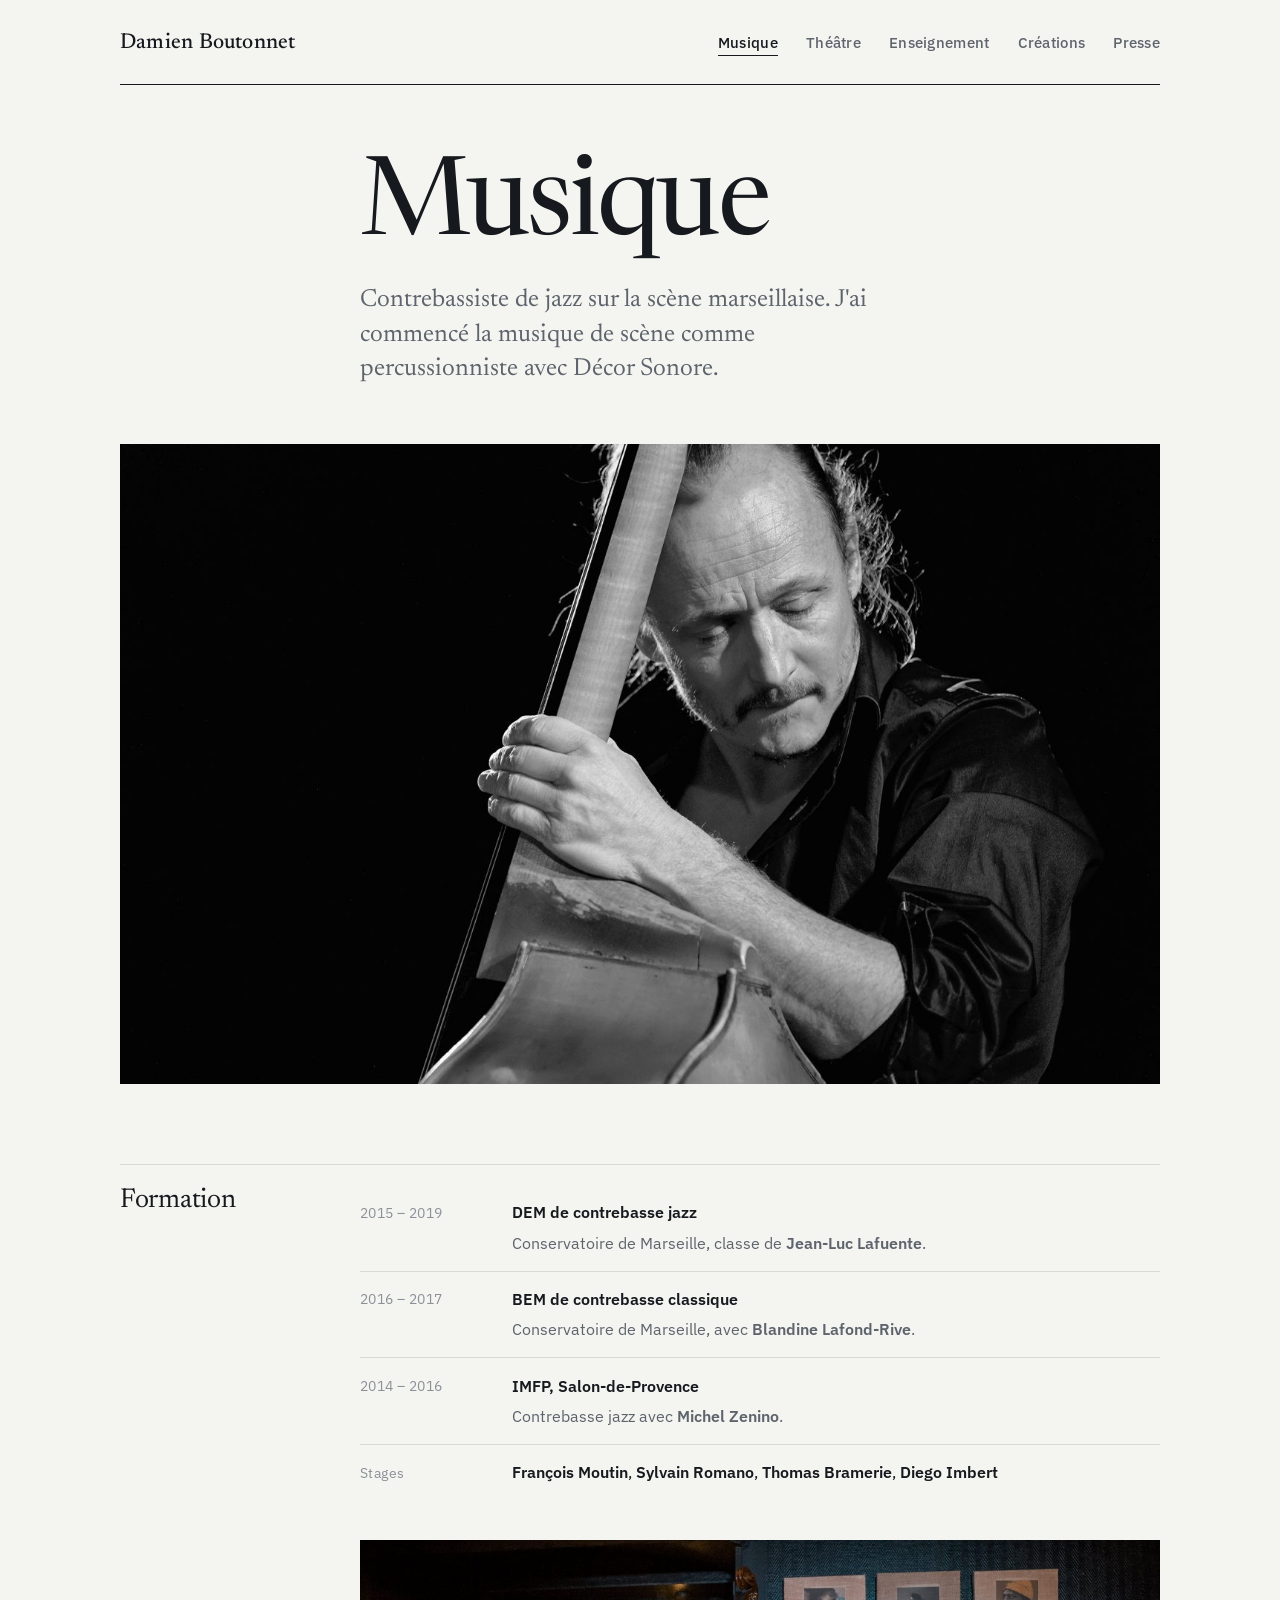
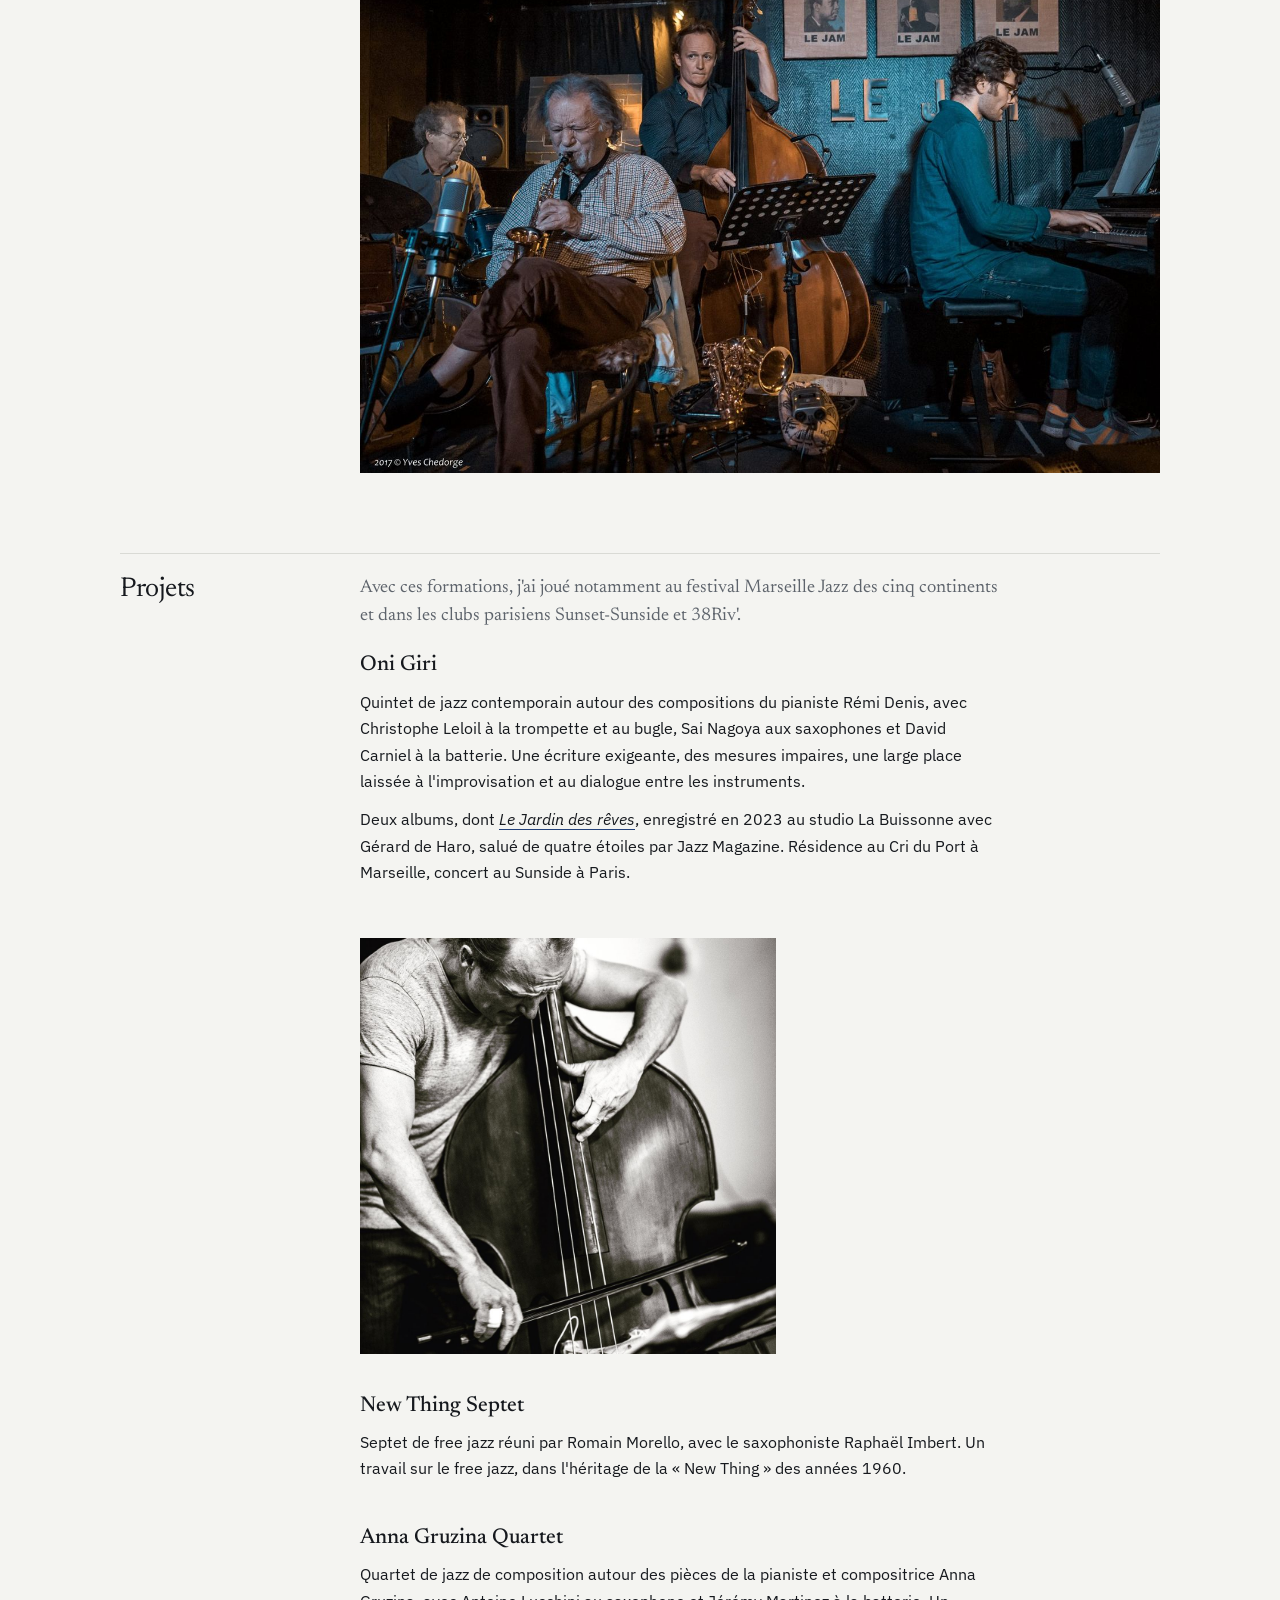
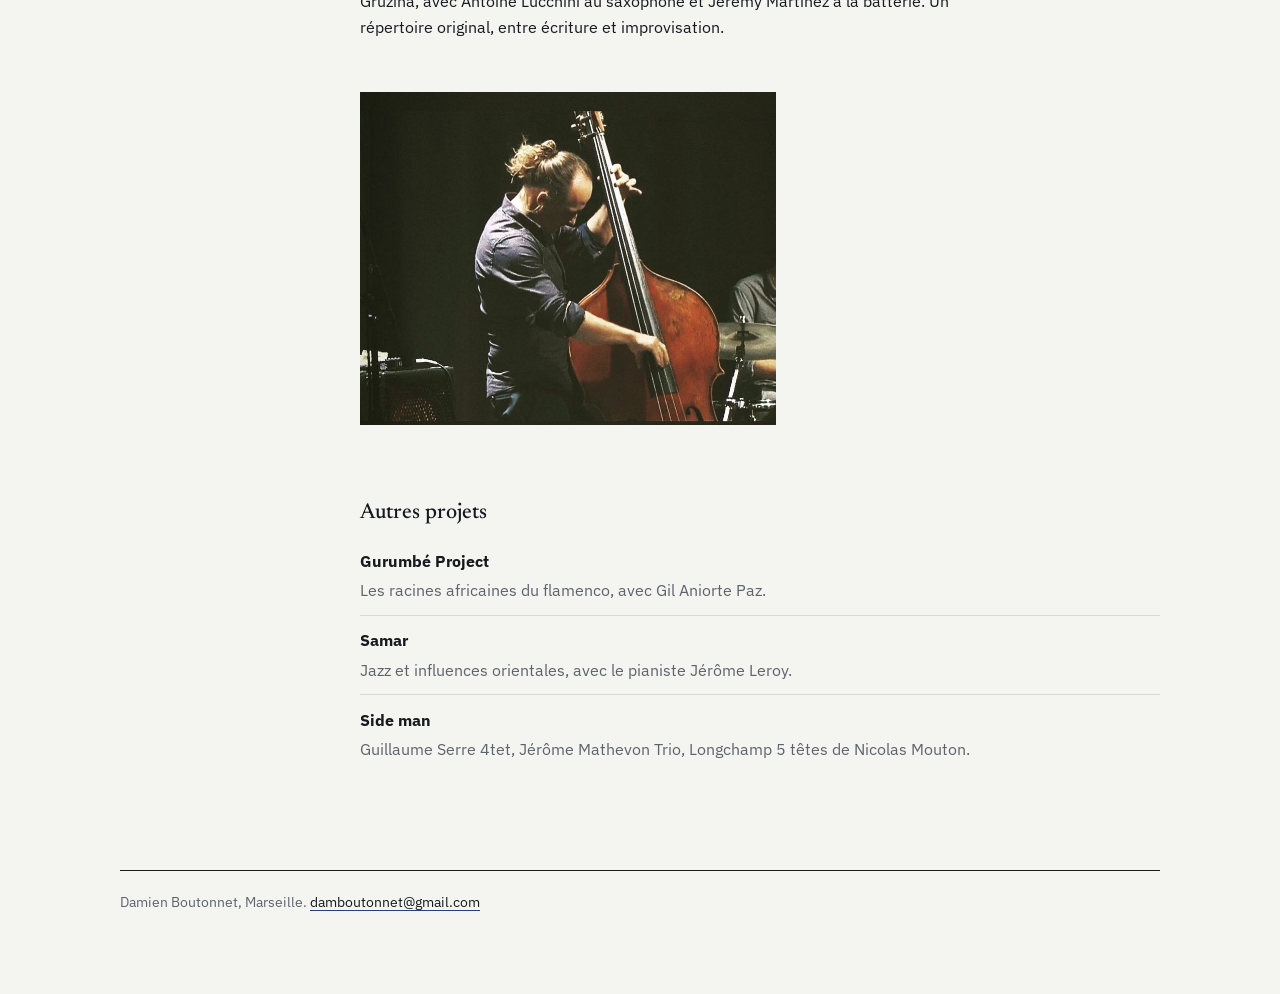
<file: index.html>
<!doctype html>
<html lang="fr">
<head>
<meta charset="utf-8">
<meta name="viewport" content="width=device-width, initial-scale=1">
<title>Damien Boutonnet, musicien, comédien, enseignant</title>
<meta name="description" content="Damien Boutonnet, contrebassiste de jazz et comédien-musicien à Marseille, professeur de théâtre au CRR du Grand Avignon.">
<link rel="preconnect" href="https://fonts.googleapis.com">
<link rel="preconnect" href="https://fonts.gstatic.com" crossorigin>
<link href="https://fonts.googleapis.com/css2?family=Newsreader:opsz,wght@6..72,400;6..72,500&family=IBM+Plex+Sans:wght@400;500;600&display=swap" rel="stylesheet">
<link rel="stylesheet" href="style.css?v=3">
</head>
<body>
<main class="page">

<nav class="nav" aria-label="Menu principal">
  <a class="home" href="./">Damien Boutonnet</a>
  <ul>
    <li><a href="./" aria-current="page">Musique</a></li>
    <li><a href="theatre.html">Théâtre</a></li>
    <li><a href="enseignant.html">Enseignement</a></li>
    <li><a href="creations.html">Créations</a></li>
    <li><a href="presse.html">Presse</a></li>
  </ul>
</nav>

<h1 class="page-title">Musique</h1>
<p class="lede">Contrebassiste de jazz sur la scène marseillaise. J'ai commencé la musique de scène comme percussionniste avec Décor Sonore.</p>
<figure class="hero"><img src="img/contrebasse-portrait.jpg" alt="Portrait noir et blanc de Damien Boutonnet, la tête contre le manche de sa contrebasse."></figure>

<section aria-labelledby="formation-musique">
  <h2 id="formation-musique">Formation</h2>
  <ul class="timeline">
    <li><span class="when">2015 – 2019</span><div class="what"><strong>DEM de contrebasse jazz</strong><p>Conservatoire de Marseille, classe de <strong>Jean-Luc Lafuente</strong>.</p></div></li>
    <li><span class="when">2016 – 2017</span><div class="what"><strong>BEM de contrebasse classique</strong><p>Conservatoire de Marseille, avec <strong>Blandine Lafond-Rive</strong>.</p></div></li>
    <li><span class="when">2014 – 2016</span><div class="what"><strong>IMFP, Salon-de-Provence</strong><p>Contrebasse jazz avec <strong>Michel Zenino</strong>.</p></div></li>
    <li><span class="when">Stages</span><div class="what"><strong>François Moutin</strong>, <strong>Sylvain Romano</strong>, <strong>Thomas Bramerie</strong>, <strong>Diego Imbert</strong></div></li>
  </ul>
  <figure class="hero"><img loading="lazy" src="img/musique-le-jam.jpg" alt="Damien Boutonnet à la contrebasse en concert au Jam, à Marseille, avec un saxophoniste, un batteur et un pianiste."></figure>
</section>

<section aria-labelledby="projets">
  <h2 id="projets">Projets</h2>
  <p class="section-note">Avec ces formations, j'ai joué notamment au festival Marseille Jazz des cinq continents et dans les clubs parisiens Sunset-Sunside et 38Riv'.</p>

  <div class="project">
    <h3>Oni Giri</h3>
    <p>Quintet de jazz contemporain autour des compositions du pianiste Rémi Denis, avec Christophe Leloil à la trompette et au bugle, Sai Nagoya aux saxophones et David Carniel à la batterie. Une écriture exigeante, des mesures impaires, une large place laissée à l'improvisation et au dialogue entre les instruments.</p>
    <p>Deux albums, dont <a href="https://onigiriquintet.bandcamp.com/album/le-jardin-des-r-ves"><em>Le Jardin des rêves</em></a>, enregistré en 2023 au studio La Buissonne avec Gérard de Haro, salué de quatre étoiles par Jazz Magazine. Résidence au Cri du Port à Marseille, concert au Sunside à Paris.</p>
  </div>

  <figure class="side-photo"><img src="img/contrebasse-archet.jpg" alt="Damien Boutonnet jouant de la contrebasse à l'archet, en noir et blanc." loading="lazy"></figure>

  <div class="project">
    <h3>New Thing Septet</h3>
    <p>Septet de free jazz réuni par Romain Morello, avec le saxophoniste Raphaël Imbert. Un travail sur le free jazz, dans l'héritage de la « New Thing » des années 1960.</p>
  </div>

  <div class="project">
    <h3>Anna Gruzina Quartet</h3>
    <p>Quartet de jazz de composition autour des pièces de la pianiste et compositrice Anna Gruzina, avec Antoine Lucchini au saxophone et Jérémy Martinez à la batterie. Un répertoire original, entre écriture et improvisation.</p>
  </div>

  <figure class="side-photo"><img src="img/contrebasse.jpg" alt="Damien Boutonnet à la contrebasse, en concert." loading="lazy"></figure>

  <h3>Autres projets</h3>
  <ul class="plain">
    <li><strong>Gurumbé Project</strong><p>Les racines africaines du flamenco, avec Gil Aniorte Paz.</p></li>
    <li><strong>Samar</strong><p>Jazz et influences orientales, avec le pianiste Jérôme Leroy.</p></li>
    <li><strong>Side man</strong><p>Guillaume Serre 4tet, Jérôme Mathevon Trio, Longchamp 5 têtes de Nicolas Mouton.</p></li>
  </ul>
</section>

<footer>
  <p>Damien Boutonnet, Marseille. <a href="mailto:damboutonnet@gmail.com">damboutonnet@gmail.com</a></p>
</footer>

</main>
</body>
</html>
</file>
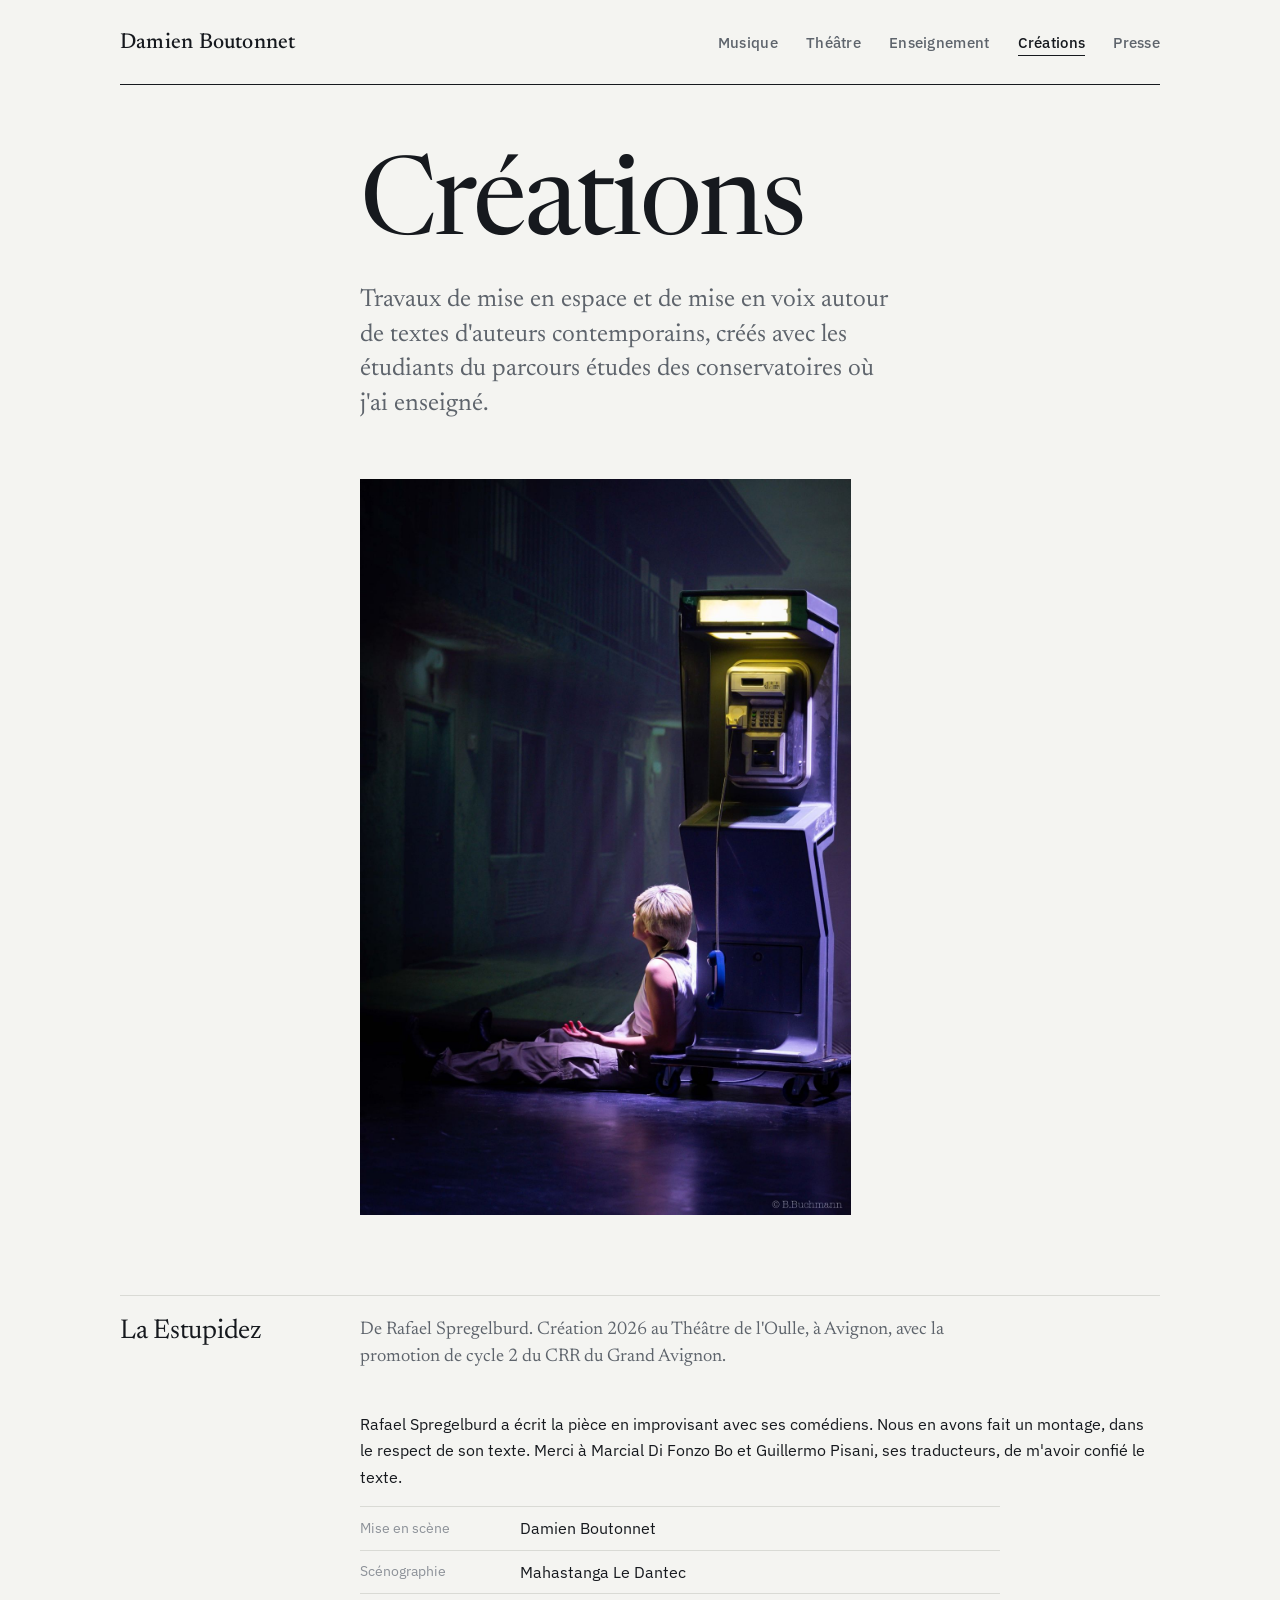
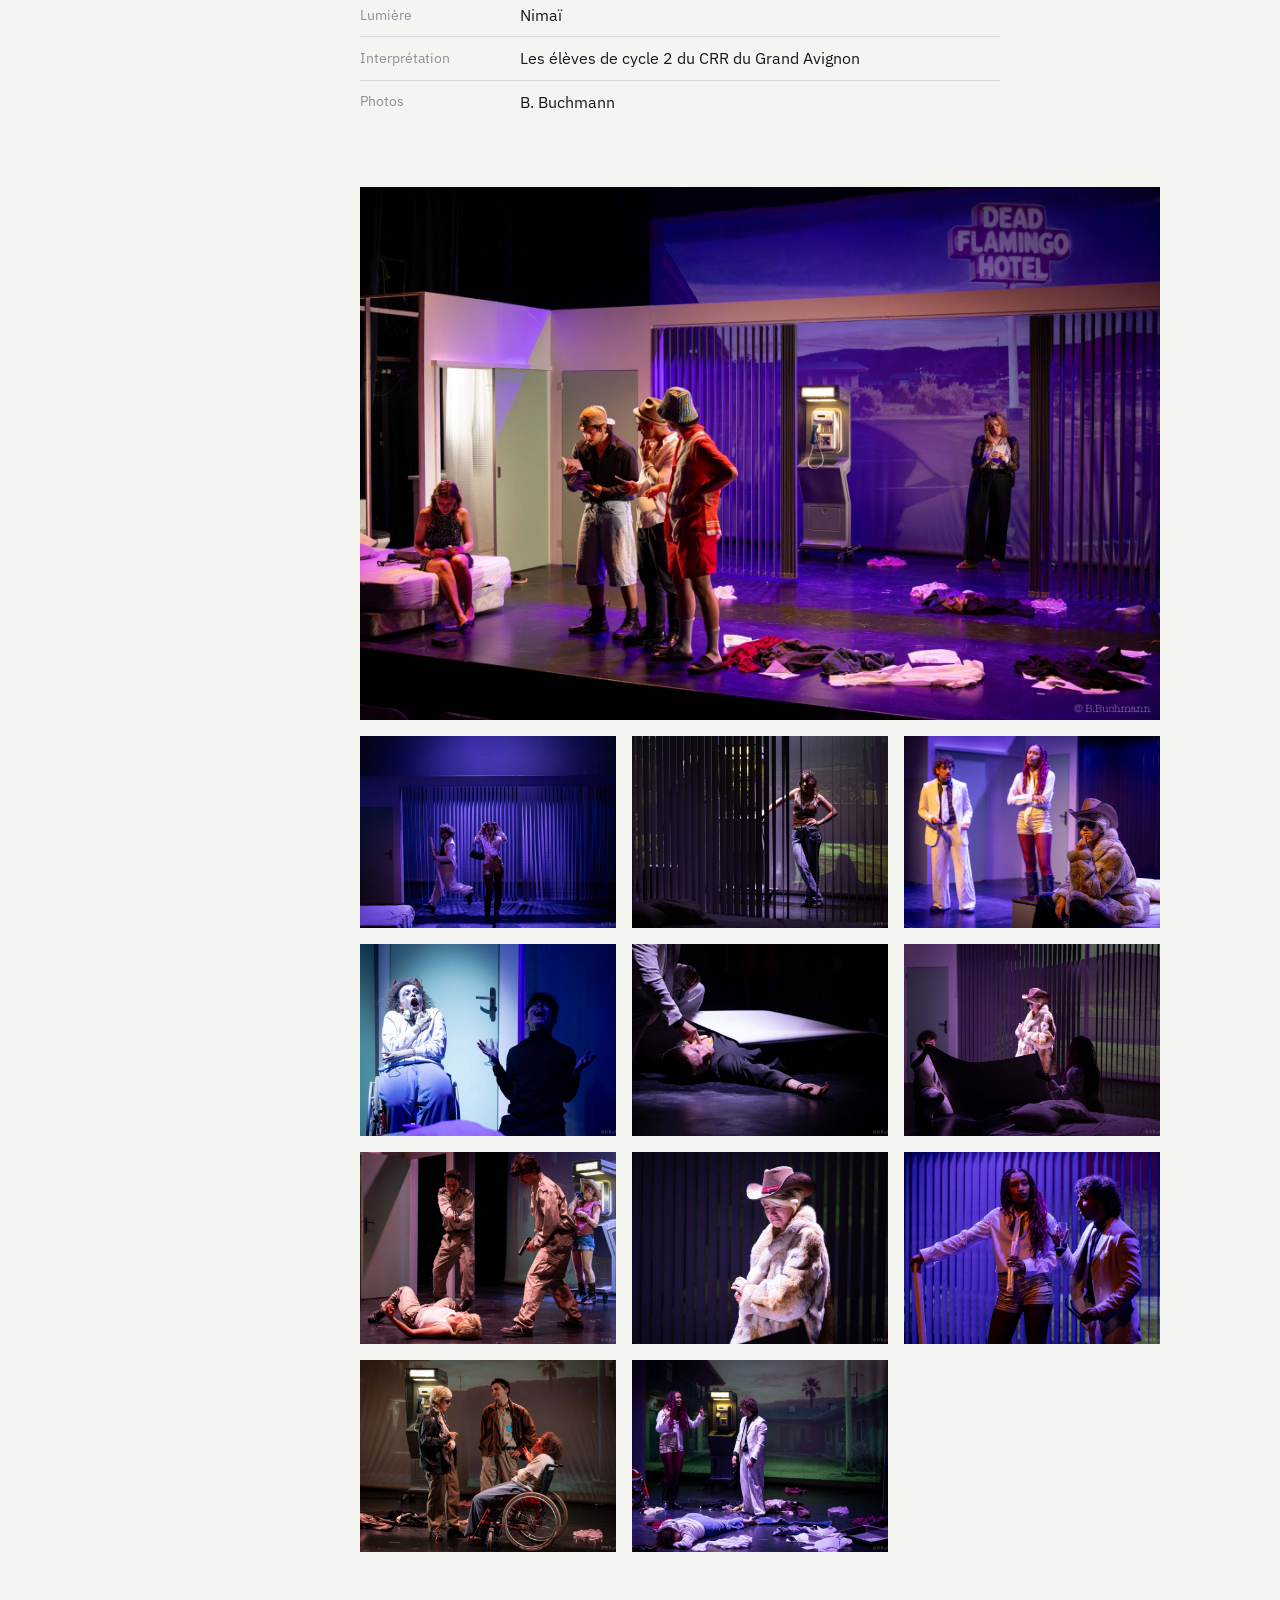
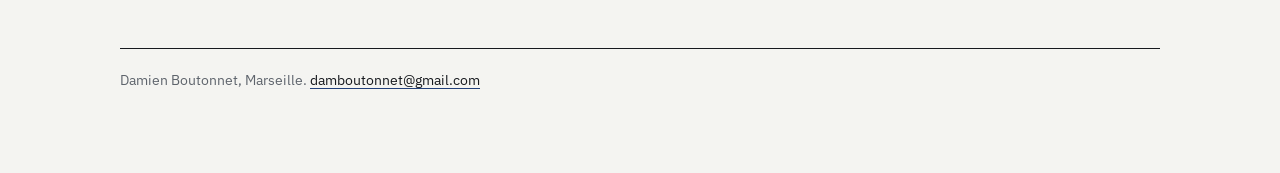
<file: creations.html>
<!doctype html>
<html lang="fr">
<head>
<meta charset="utf-8">
<meta name="viewport" content="width=device-width, initial-scale=1">
<title>Créations | Damien Boutonnet</title>
<meta name="description" content="Mises en espace et mises en voix de textes d'auteurs contemporains avec les étudiants du parcours études des conservatoires : La Estupidez de Rafael Spregelburd, Théâtre de l'Oulle, Avignon, 2026.">
<link rel="preconnect" href="https://fonts.googleapis.com">
<link rel="preconnect" href="https://fonts.gstatic.com" crossorigin>
<link href="https://fonts.googleapis.com/css2?family=Newsreader:opsz,wght@6..72,400;6..72,500&family=IBM+Plex+Sans:wght@400;500;600&display=swap" rel="stylesheet">
<link rel="stylesheet" href="style.css?v=5">
</head>
<body>
<main class="page">

<nav class="nav" aria-label="Menu principal">
  <a class="home" href="./">Damien Boutonnet</a>
  <ul>
    <li><a href="./">Musique</a></li>
    <li><a href="theatre.html">Théâtre</a></li>
    <li><a href="enseignant.html">Enseignement</a></li>
    <li><a href="creations.html" aria-current="page">Créations</a></li>
    <li><a href="presse.html">Presse</a></li>
  </ul>
</nav>

<h1 class="page-title">Créations</h1>
<p class="lede">Travaux de mise en espace et de mise en voix autour de textes d'auteurs contemporains, créés avec les étudiants du parcours études des conservatoires où j'ai enseigné.</p>
<figure class="hero hero-cabine"><img src="img/estupidez/cabine.jpg" alt="La Estupidez : un personnage blond assis par terre, adossé à une cabine téléphonique éclairée."></figure>

<section aria-labelledby="estupidez">
  <h2 id="estupidez">La Estupidez</h2>
  <p class="section-note">De Rafael Spregelburd. Création 2026 au Théâtre de l'Oulle, à Avignon, avec la promotion de cycle 2 du CRR du Grand Avignon.</p>
  <p>Rafael Spregelburd a écrit la pièce en improvisant avec ses comédiens. Nous en avons fait un montage, dans le respect de son texte. Merci à Marcial Di Fonzo Bo et Guillermo Pisani, ses traducteurs, de m'avoir confié le texte.</p>
  <dl class="credits-list">
    <div><dt>Mise en scène</dt><dd>Damien Boutonnet</dd></div>
    <div><dt>Scénographie</dt><dd>Mahastanga Le Dantec</dd></div>
    <div><dt>Lumière</dt><dd>Nimaï</dd></div>
    <div><dt>Interprétation</dt><dd>Les élèves de cycle 2 du CRR du Grand Avignon</dd></div>
    <div><dt>Photos</dt><dd>B. Buchmann</dd></div>
  </dl>
  <div class="gallery-natural three">
    <figure class="wide"><img src="img/estupidez/motel.jpg" alt="Vue d'ensemble du décor : un motel avec l'enseigne Dead Flamingo Hotel, une cabine téléphonique et des stores." loading="lazy"></figure>
    <figure><img src="img/estupidez/stores-course.jpg" alt="L'homme en costume blanc traverse la scène en courant devant les stores, une jeune femme au centre." loading="lazy"></figure>
    <figure><img src="img/estupidez/stores.jpg" alt="Une jeune femme vue à travers des stores, devant une projection de désert." loading="lazy"></figure>
    <figure><img src="img/estupidez/trio-chapeau.jpg" alt="Trois personnages, au premier plan une femme en manteau de fourrure et chapeau de cowboy." loading="lazy"></figure>
    <figure><img src="img/estupidez/cri.jpg" alt="Une comédienne crie dans un fauteuil roulant, un garçon rit à côté d'elle." loading="lazy"></figure>
    <figure><img src="img/estupidez/sol.jpg" alt="Un homme allongé au sol sous un rayon de lumière." loading="lazy"></figure>
    <figure><img src="img/estupidez/drap.jpg" alt="Deux comédiens tendent un drap noir devant le personnage en manteau de fourrure." loading="lazy"></figure>
    <figure><img src="img/estupidez/armes.jpg" alt="Deux policiers braquent une arme, au fond une jeune femme téléphone." loading="lazy"></figure>
    <figure><img src="img/estupidez/manteau.jpg" alt="Le personnage en manteau de fourrure et chapeau de cowboy, en larmes." loading="lazy"></figure>
    <figure><img src="img/estupidez/stores-duo.jpg" alt="Un duo, verres à la main, devant des stores éclairés en bleu." loading="lazy"></figure>
    <figure><img src="img/estupidez/fauteuil.jpg" alt="Trois personnages devant la cabine téléphonique, l'une en fauteuil roulant." loading="lazy"></figure>
    <figure><img src="img/estupidez/chaos.jpg" alt="Une dispute dans le décor du motel, vêtements éparpillés au sol." loading="lazy"></figure>
  </div>
</section>

<footer>
  <p>Damien Boutonnet, Marseille. <a href="mailto:damboutonnet@gmail.com">damboutonnet@gmail.com</a></p>
</footer>

</main>
</body>
</html>
</file>
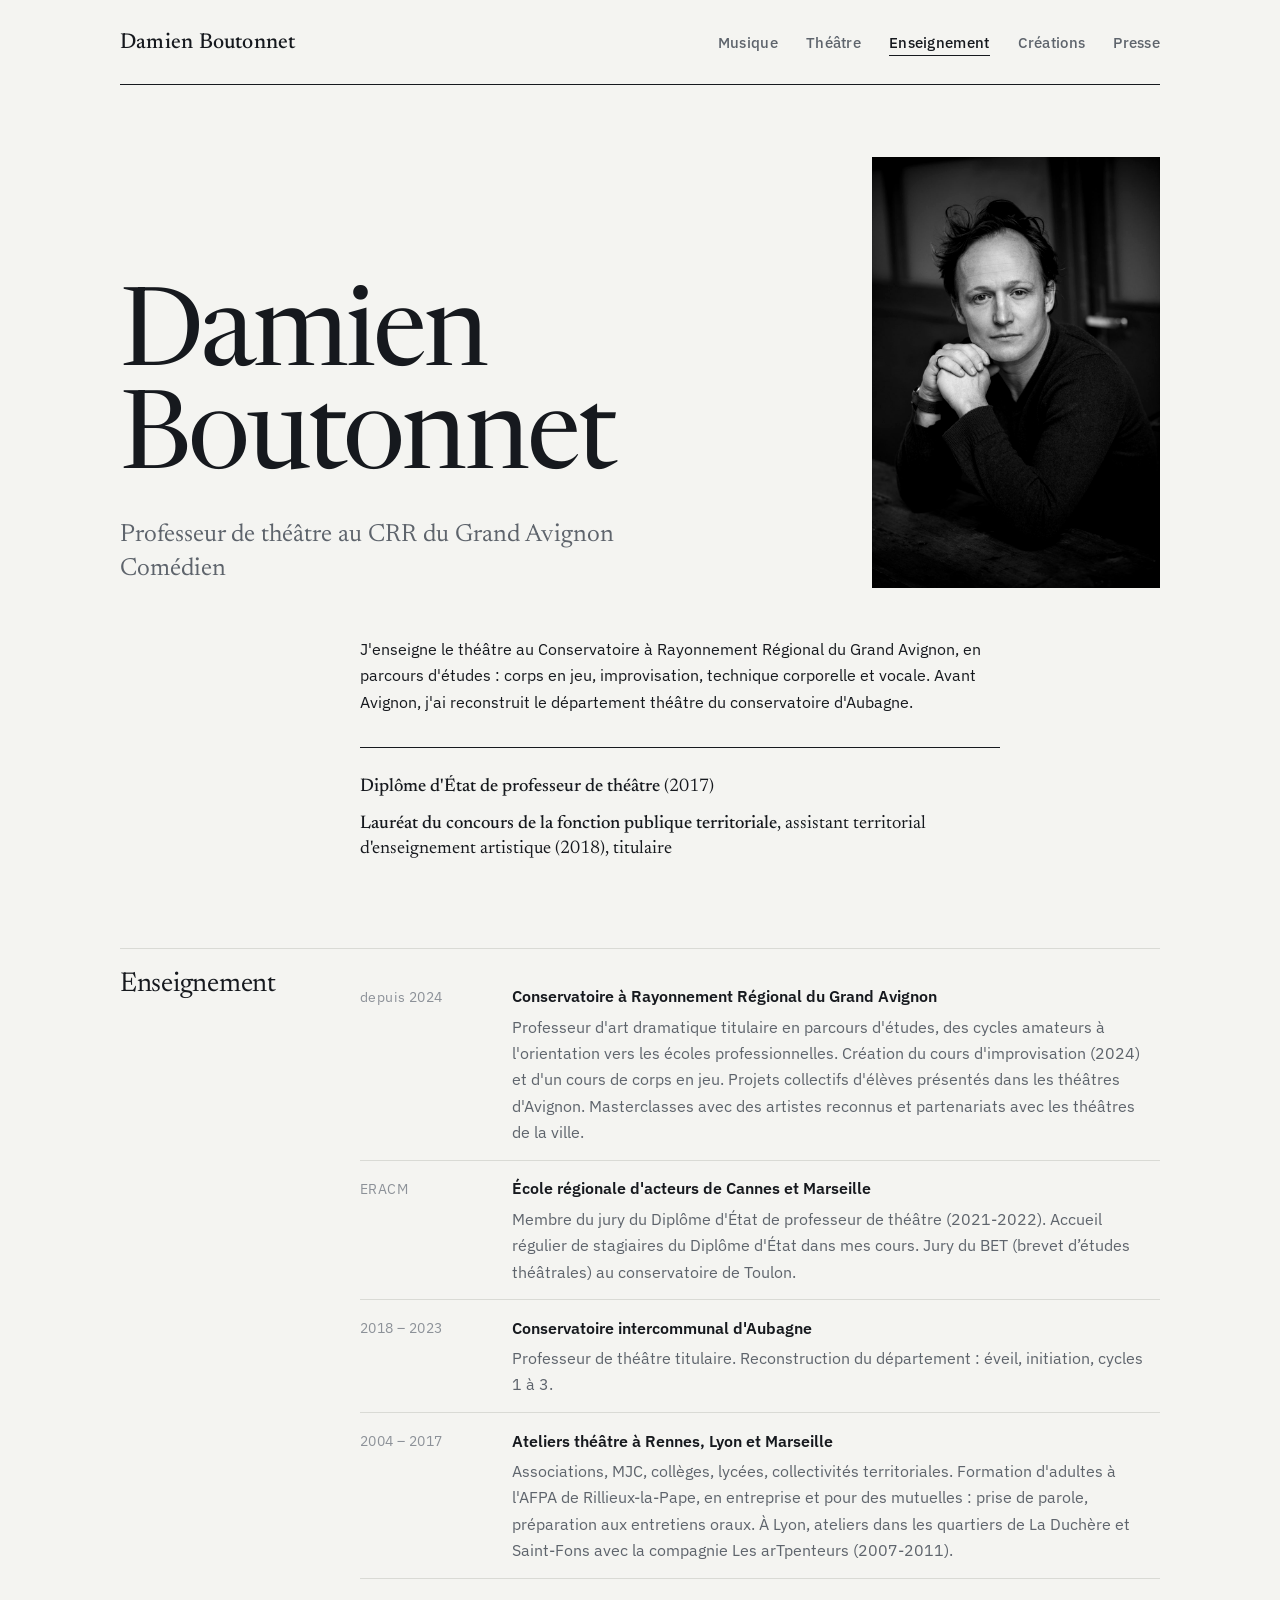
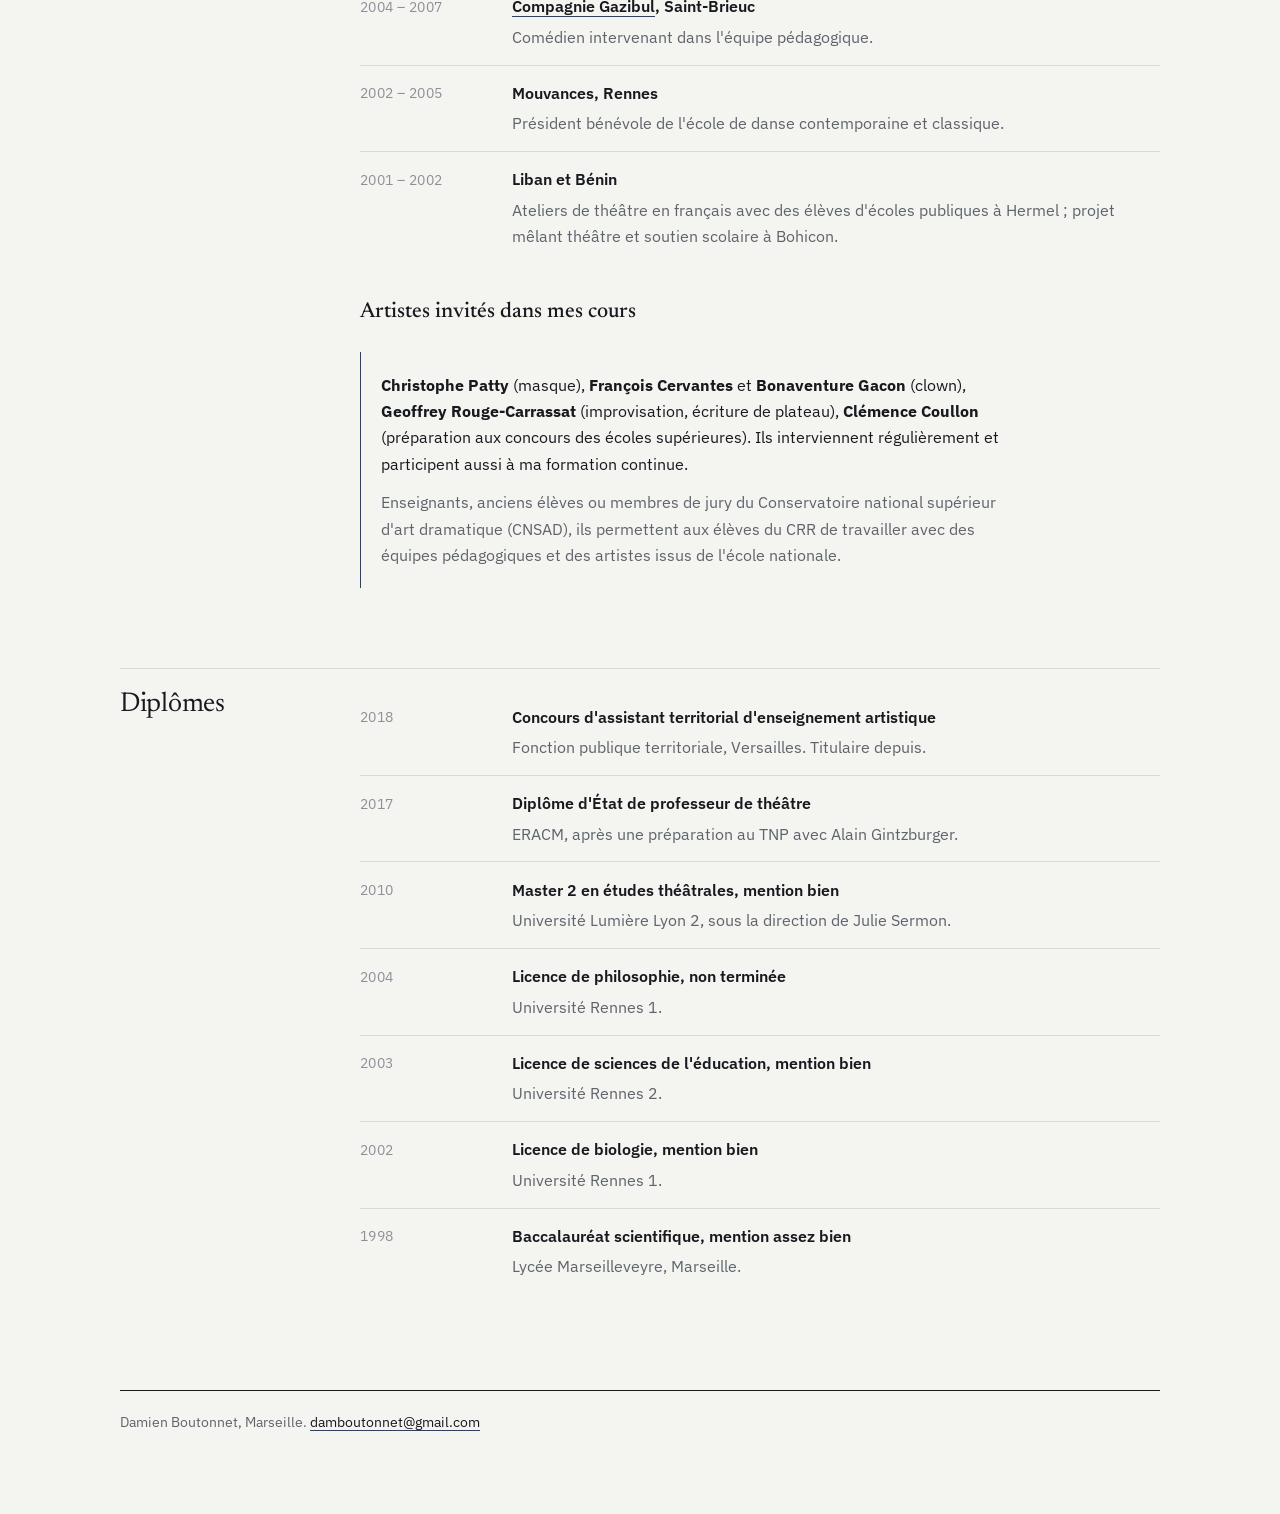
<file: enseignant.html>
<!doctype html>
<html lang="fr">
<head>
<meta charset="utf-8">
<meta name="viewport" content="width=device-width, initial-scale=1">
<title>Enseignement | Damien Boutonnet</title>
<meta name="description" content="Professeur de théâtre titulaire au CRR du Grand Avignon, diplômé d'État, comédien depuis plus de vingt ans en compagnies conventionnées par la DRAC.">
<link rel="preconnect" href="https://fonts.googleapis.com">
<link rel="preconnect" href="https://fonts.gstatic.com" crossorigin>
<link href="https://fonts.googleapis.com/css2?family=Newsreader:opsz,wght@6..72,400;6..72,500&family=IBM+Plex+Sans:wght@400;500;600&display=swap" rel="stylesheet">
<link rel="stylesheet" href="style.css?v=3">
</head>
<body>
<main class="page">

<nav class="nav" aria-label="Menu principal">
  <a class="home" href="./">Damien Boutonnet</a>
  <ul>
    <li><a href="./">Musique</a></li>
    <li><a href="theatre.html">Théâtre</a></li>
    <li><a href="enseignant.html" aria-current="page">Enseignement</a></li>
    <li><a href="creations.html">Créations</a></li>
    <li><a href="presse.html">Presse</a></li>
  </ul>
</nav>

<header>
  <div class="head-grid">
    <div>
      <h1 class="name"><span>Damien</span><span>Boutonnet</span></h1>
      <p class="roles">Professeur de théâtre au CRR du Grand Avignon<br>Comédien</p>
    </div>
    <figure class="portrait">
      <img src="img/portrait.jpg" width="900" height="1348" alt="Portrait de Damien Boutonnet en noir et blanc, mains jointes, accoudé à une table.">
    </figure>
  </div>
  <div class="intro">
    <p>J'enseigne le théâtre au Conservatoire à Rayonnement Régional du Grand Avignon, en parcours d'études : corps en jeu, improvisation, technique corporelle et vocale. Avant Avignon, j'ai reconstruit le département théâtre du conservatoire d'Aubagne.</p>
  </div>
</header>
<ul class="titles">
    <li><strong>Diplôme d'État de professeur de théâtre</strong> (2017)</li>
    <li><strong>Lauréat du concours de la fonction publique territoriale</strong>, assistant territorial d'enseignement artistique (2018), titulaire</li>
  </ul>

<section aria-labelledby="enseignement">
  <h2 id="enseignement">Enseignement</h2>
  <ul class="timeline">
    <li><span class="when">depuis 2024</span><div class="what"><strong>Conservatoire à Rayonnement Régional du Grand Avignon</strong><p>Professeur d'art dramatique titulaire en parcours d'études, des cycles amateurs à l'orientation vers les écoles professionnelles. Création du cours d'improvisation (2024) et d'un cours de corps en jeu. Projets collectifs d'élèves présentés dans les théâtres d'Avignon. Masterclasses avec des artistes reconnus et partenariats avec les théâtres de la ville.</p></div></li>
    <li><span class="when">ERACM</span><div class="what"><strong>École régionale d'acteurs de Cannes et Marseille</strong><p>Membre du jury du Diplôme d'État de professeur de théâtre (2021-2022). Accueil régulier de stagiaires du Diplôme d'État dans mes cours. Jury du BET (brevet d’études théâtrales) au conservatoire de Toulon.</p></div></li>
    <li><span class="when">2018 – 2023</span><div class="what"><strong>Conservatoire intercommunal d'Aubagne</strong><p>Professeur de théâtre titulaire. Reconstruction du département : éveil, initiation, cycles 1 à 3.</p></div></li>
    <li><span class="when">2004 – 2017</span><div class="what"><strong>Ateliers théâtre à Rennes, Lyon et Marseille</strong><p>Associations, MJC, collèges, lycées, collectivités territoriales. Formation d'adultes à l'AFPA de Rillieux-la-Pape, en entreprise et pour des mutuelles : prise de parole, préparation aux entretiens oraux. À Lyon, ateliers dans les quartiers de La Duchère et Saint-Fons avec la compagnie Les arTpenteurs (2007-2011).</p></div></li>
    <li><span class="when">2004 – 2007</span><div class="what"><strong><a href="https://www.gazibul.com/">Compagnie Gazibul</a>, Saint-Brieuc</strong><p>Comédien intervenant dans l'équipe pédagogique.</p></div></li>
    <li><span class="when">2002 – 2005</span><div class="what"><strong>Mouvances, Rennes</strong><p>Président bénévole de l'école de danse contemporaine et classique.</p></div></li>
    <li><span class="when">2001 – 2002</span><div class="what"><strong>Liban et Bénin</strong><p>Ateliers de théâtre en français avec des élèves d'écoles publiques à Hermel ; projet mêlant théâtre et soutien scolaire à Bohicon.</p></div></li>
  </ul>

  <h3>Artistes invités dans mes cours</h3>
  <div class="guests">
    <p><strong>Christophe Patty</strong> (masque), <strong>François Cervantes</strong> et <strong>Bonaventure Gacon</strong> (clown), <strong>Geoffrey Rouge-Carrassat</strong> (improvisation, écriture de plateau), <strong>Clémence Coullon</strong> (préparation aux concours des écoles supérieures). Ils interviennent régulièrement et participent aussi à ma formation continue.</p>
    <p class="guests-note">Enseignants, anciens élèves ou membres de jury du Conservatoire national supérieur d'art dramatique (CNSAD), ils permettent aux élèves du CRR de travailler avec des équipes pédagogiques et des artistes issus de l'école nationale.</p>
  </div>
</section>

<section aria-labelledby="diplomes">
  <h2 id="diplomes">Diplômes</h2>
  <ul class="timeline">
    <li><span class="when">2018</span><div class="what"><strong>Concours d'assistant territorial d'enseignement artistique</strong><p>Fonction publique territoriale, Versailles. Titulaire depuis.</p></div></li>
    <li><span class="when">2017</span><div class="what"><strong>Diplôme d'État de professeur de théâtre</strong><p>ERACM, après une préparation au TNP avec Alain Gintzburger.</p></div></li>
    <li><span class="when">2010</span><div class="what"><strong>Master 2 en études théâtrales, mention bien</strong><p>Université Lumière Lyon 2, sous la direction de Julie Sermon.</p></div></li>
    <li><span class="when">2004</span><div class="what"><strong>Licence de philosophie, non terminée</strong><p>Université Rennes 1.</p></div></li>
    <li><span class="when">2003</span><div class="what"><strong>Licence de sciences de l'éducation, mention bien</strong><p>Université Rennes 2.</p></div></li>
    <li><span class="when">2002</span><div class="what"><strong>Licence de biologie, mention bien</strong><p>Université Rennes 1.</p></div></li>
    <li><span class="when">1998</span><div class="what"><strong>Baccalauréat scientifique, mention assez bien</strong><p>Lycée Marseilleveyre, Marseille.</p></div></li>
  </ul>
</section>

<footer>
  <p>Damien Boutonnet, Marseille. <a href="mailto:damboutonnet@gmail.com">damboutonnet@gmail.com</a></p>
</footer>

</main>
</body>
</html>
</file>
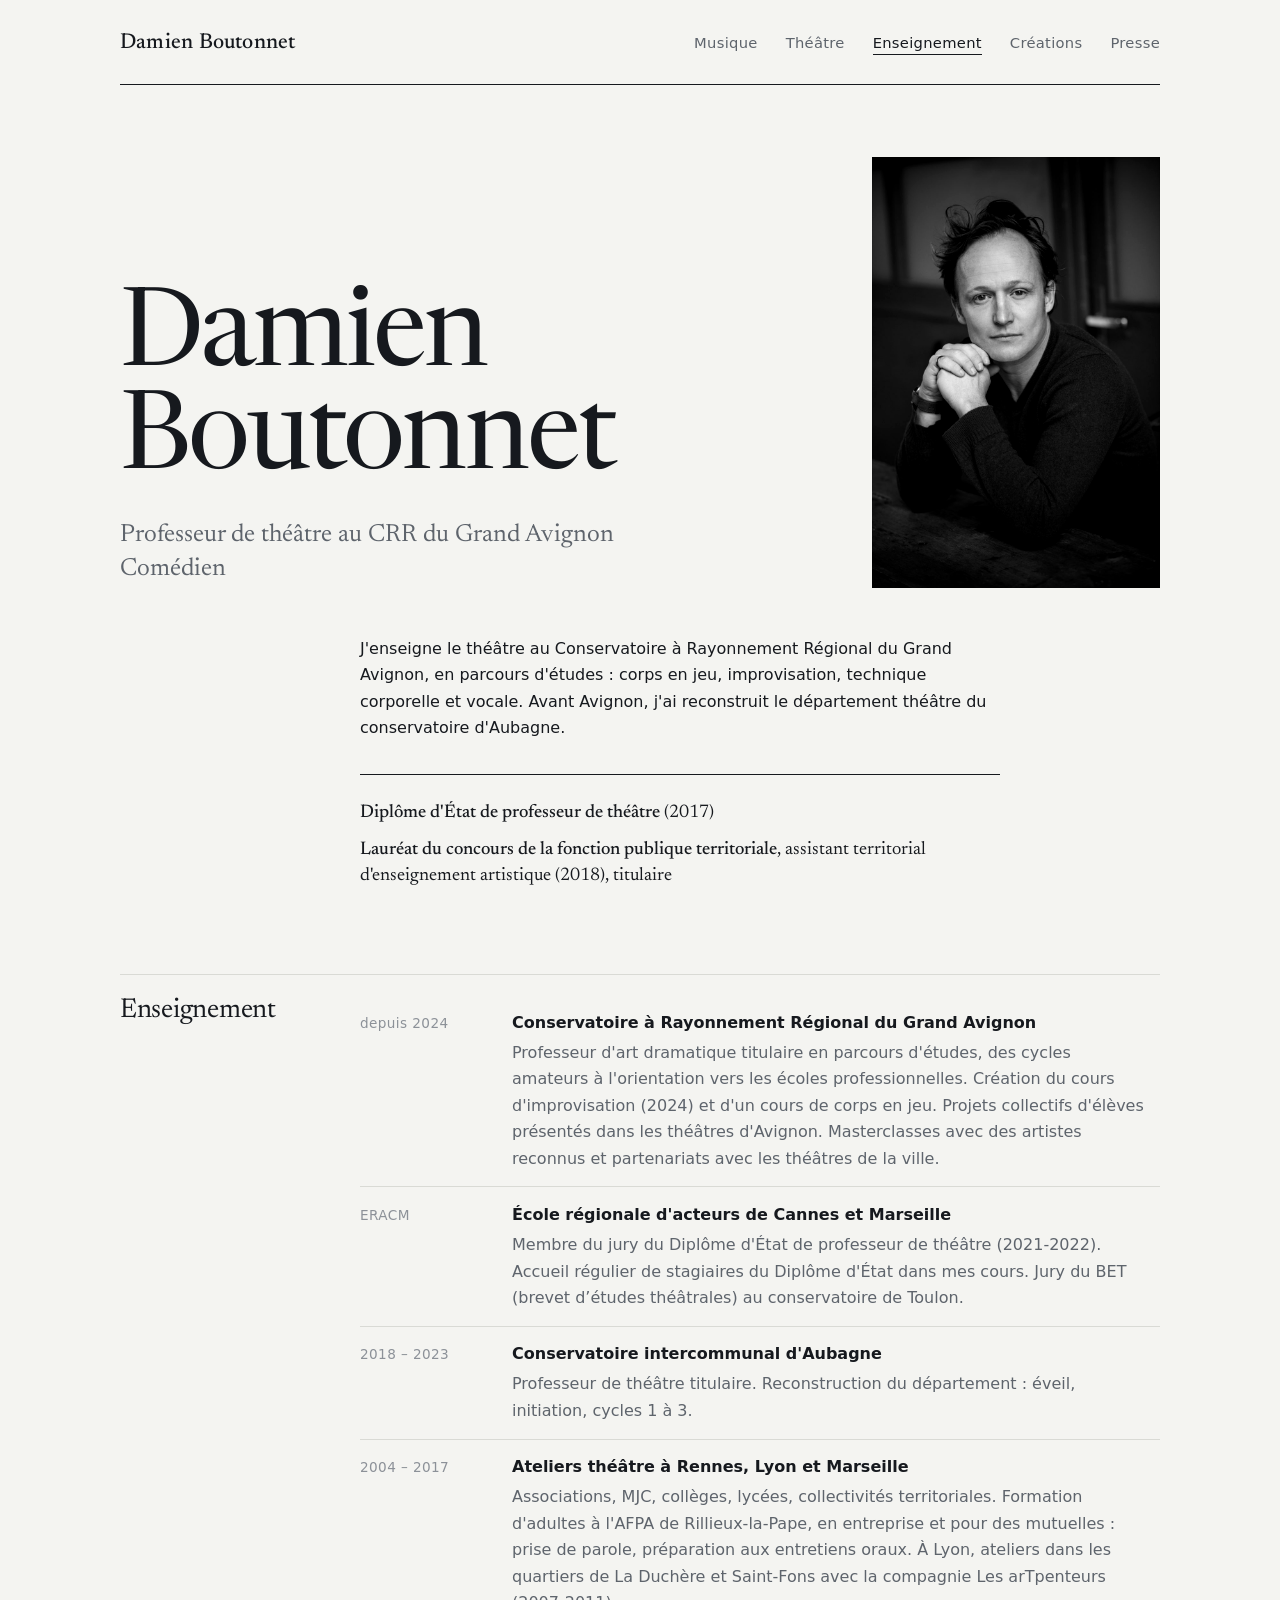
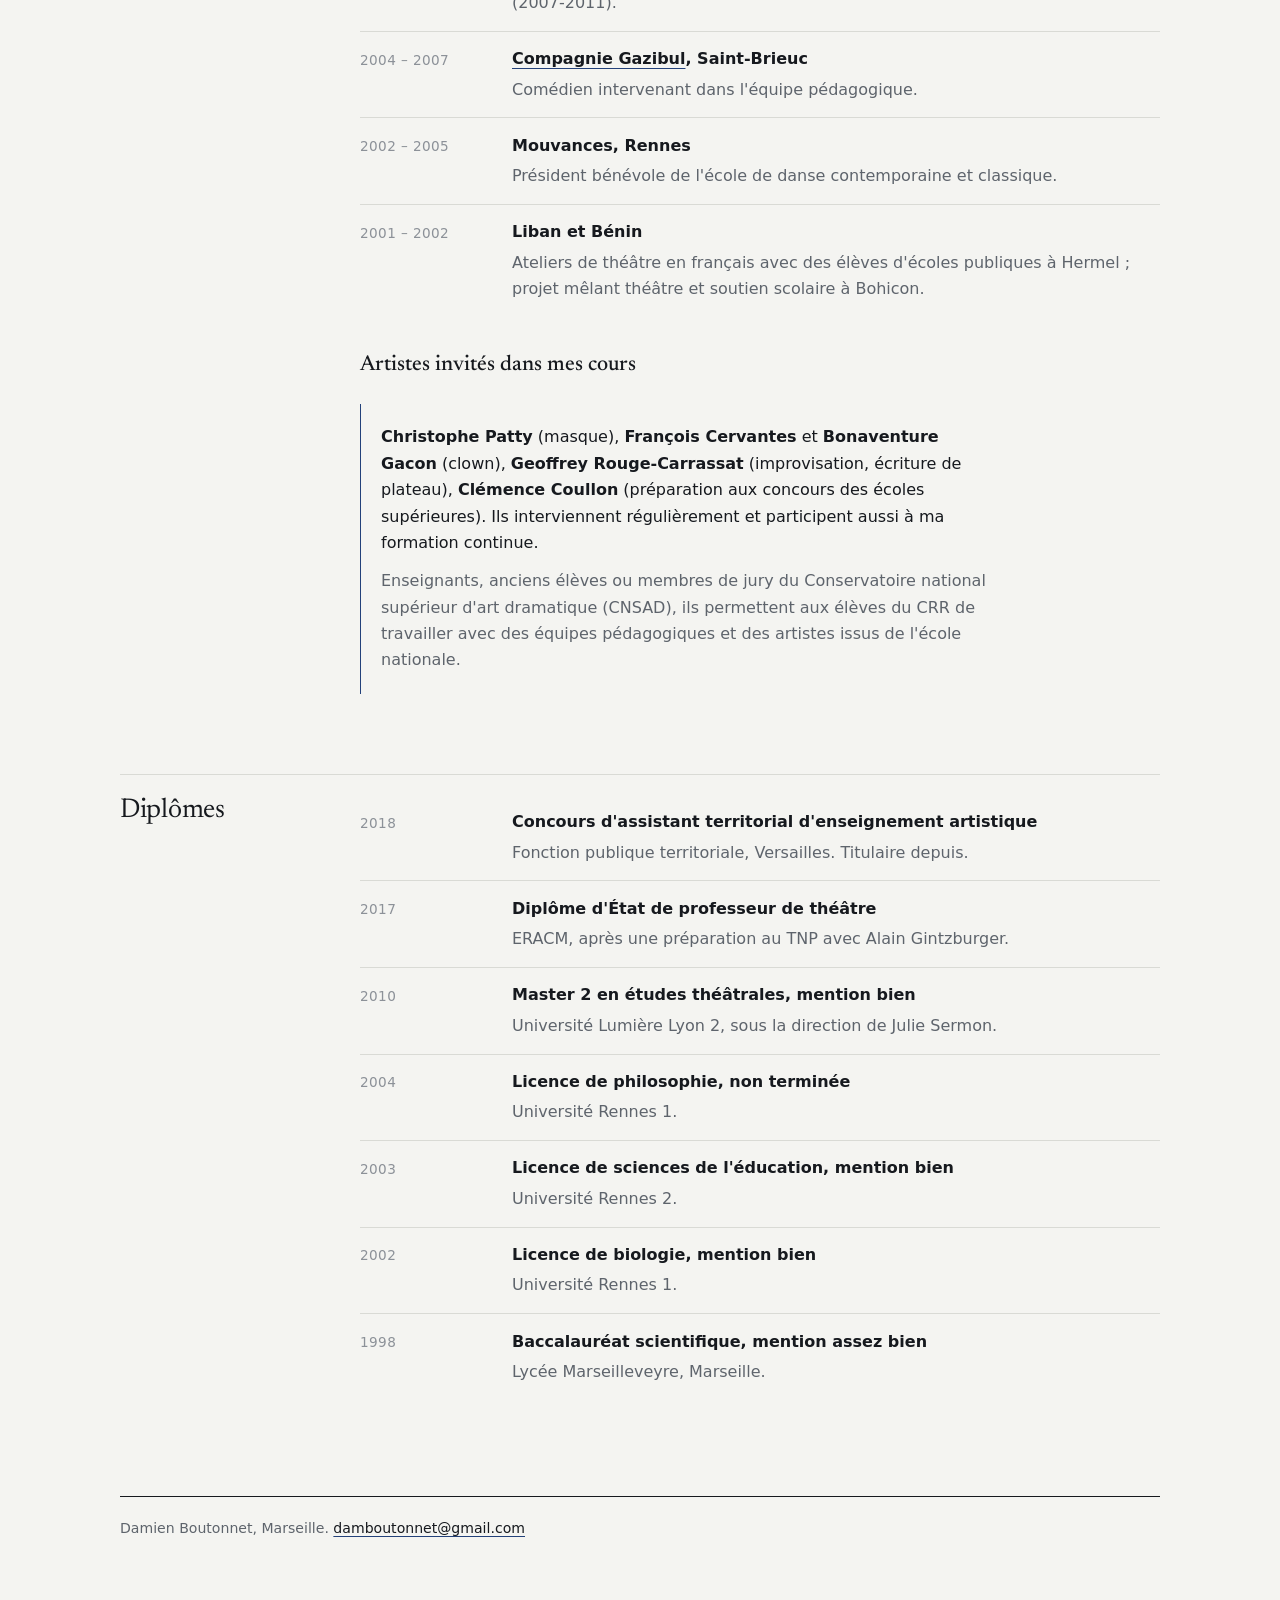
<file: enseignement.html>
<!doctype html>
<html lang="fr"><head><meta charset="utf-8"><title>Enseignement | Damien Boutonnet</title><meta http-equiv="refresh" content="0; url=enseignant.html"><link rel="canonical" href="enseignant.html"></head><body><p><a href="enseignant.html">Enseignement</a></p></body></html>
</file>
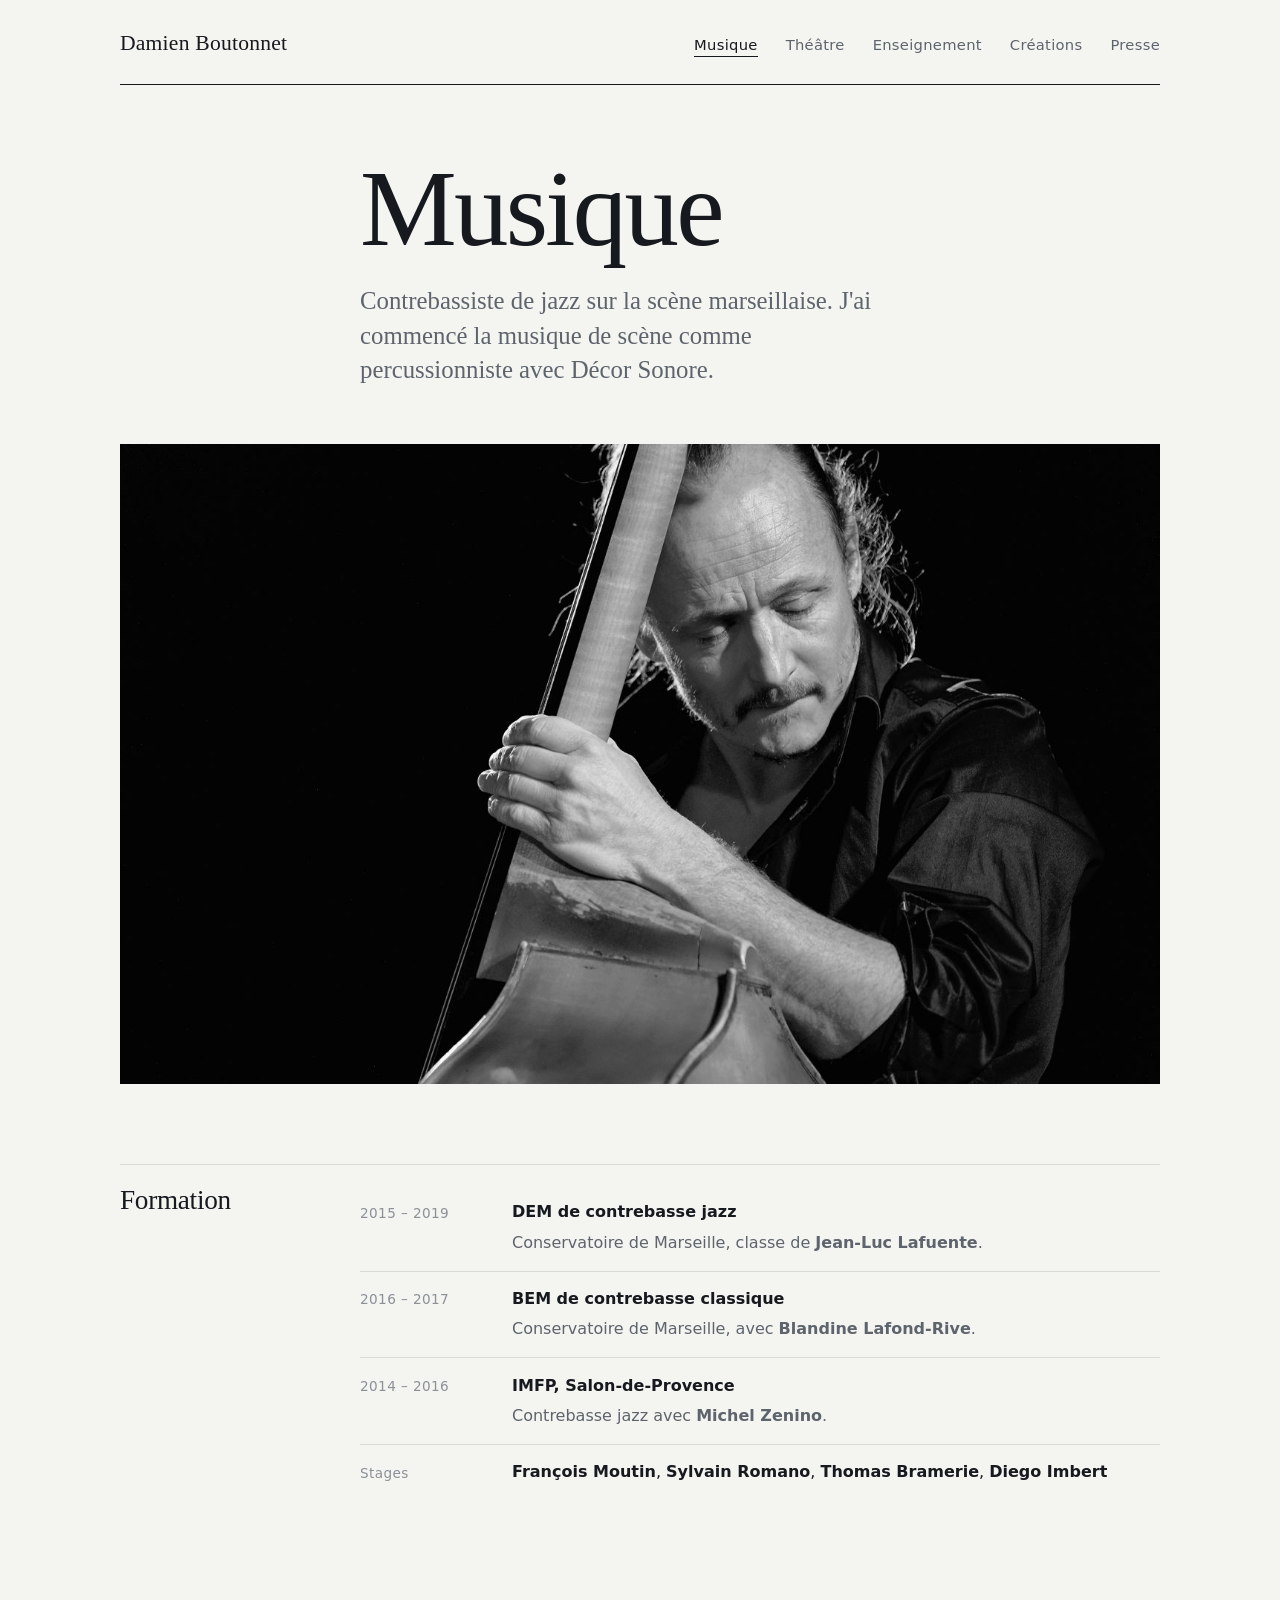
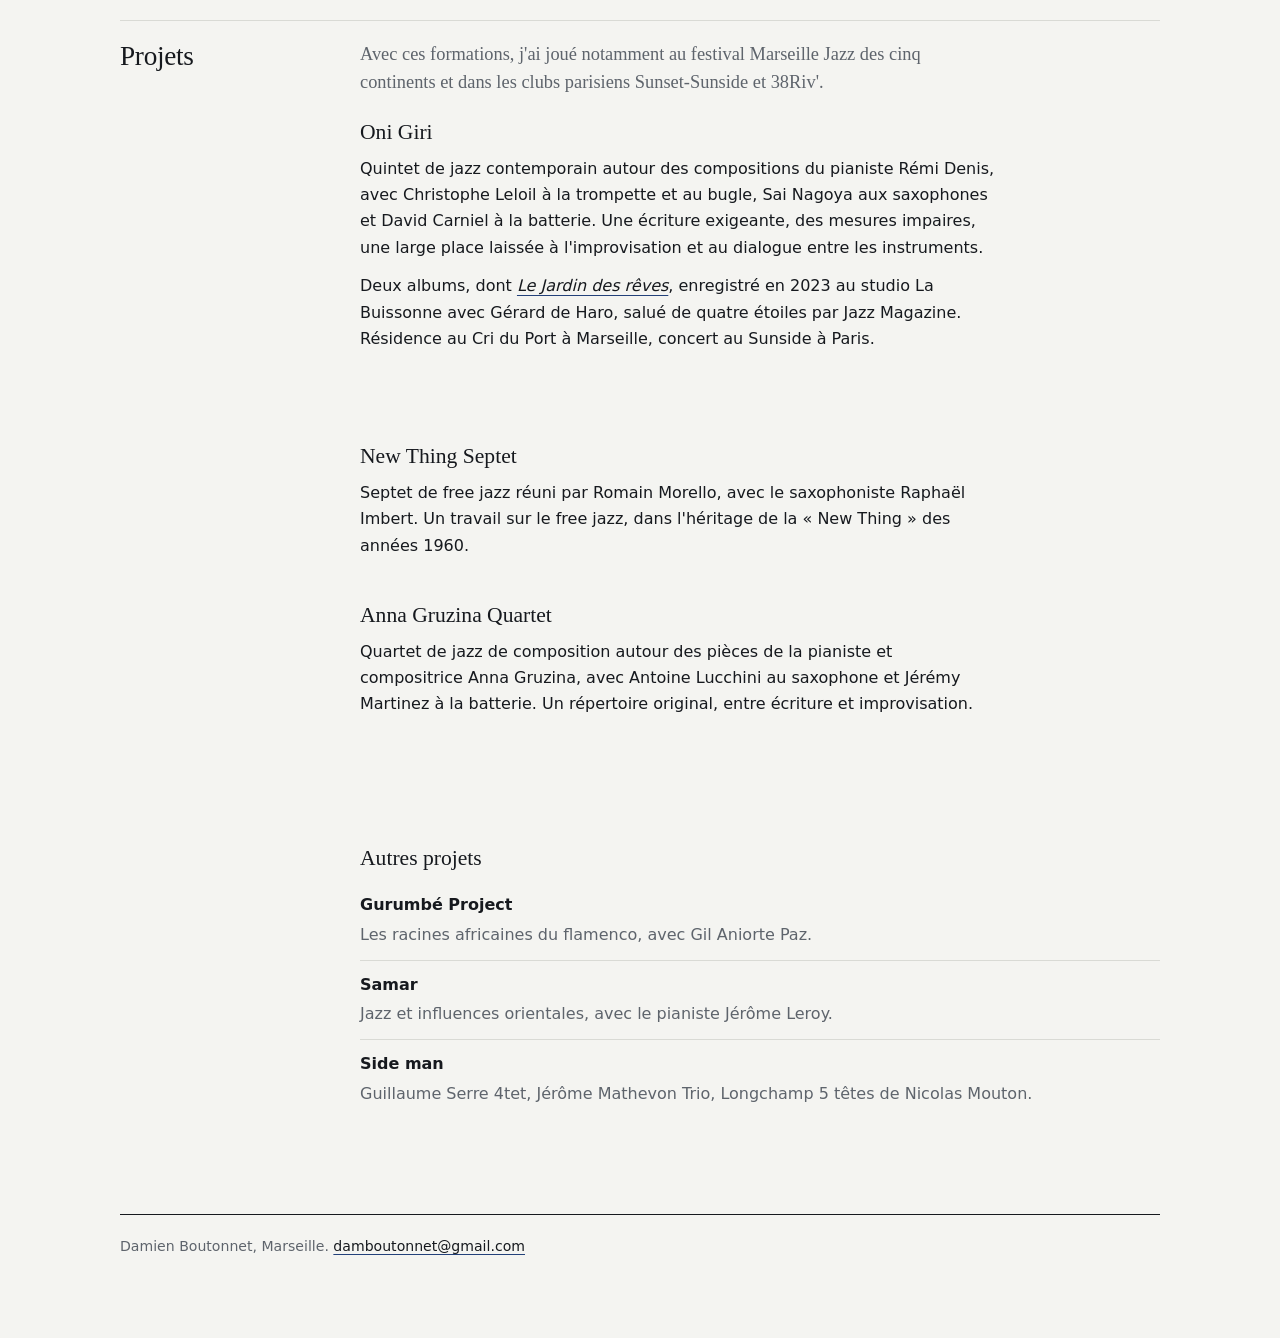
<file: musicien.html>
<!doctype html>
<html lang="fr"><head><meta charset="utf-8"><title>Musique | Damien Boutonnet</title><meta http-equiv="refresh" content="0; url=./"><link rel="canonical" href="./"></head><body><p><a href="./">Musique</a></p></body></html>
</file>
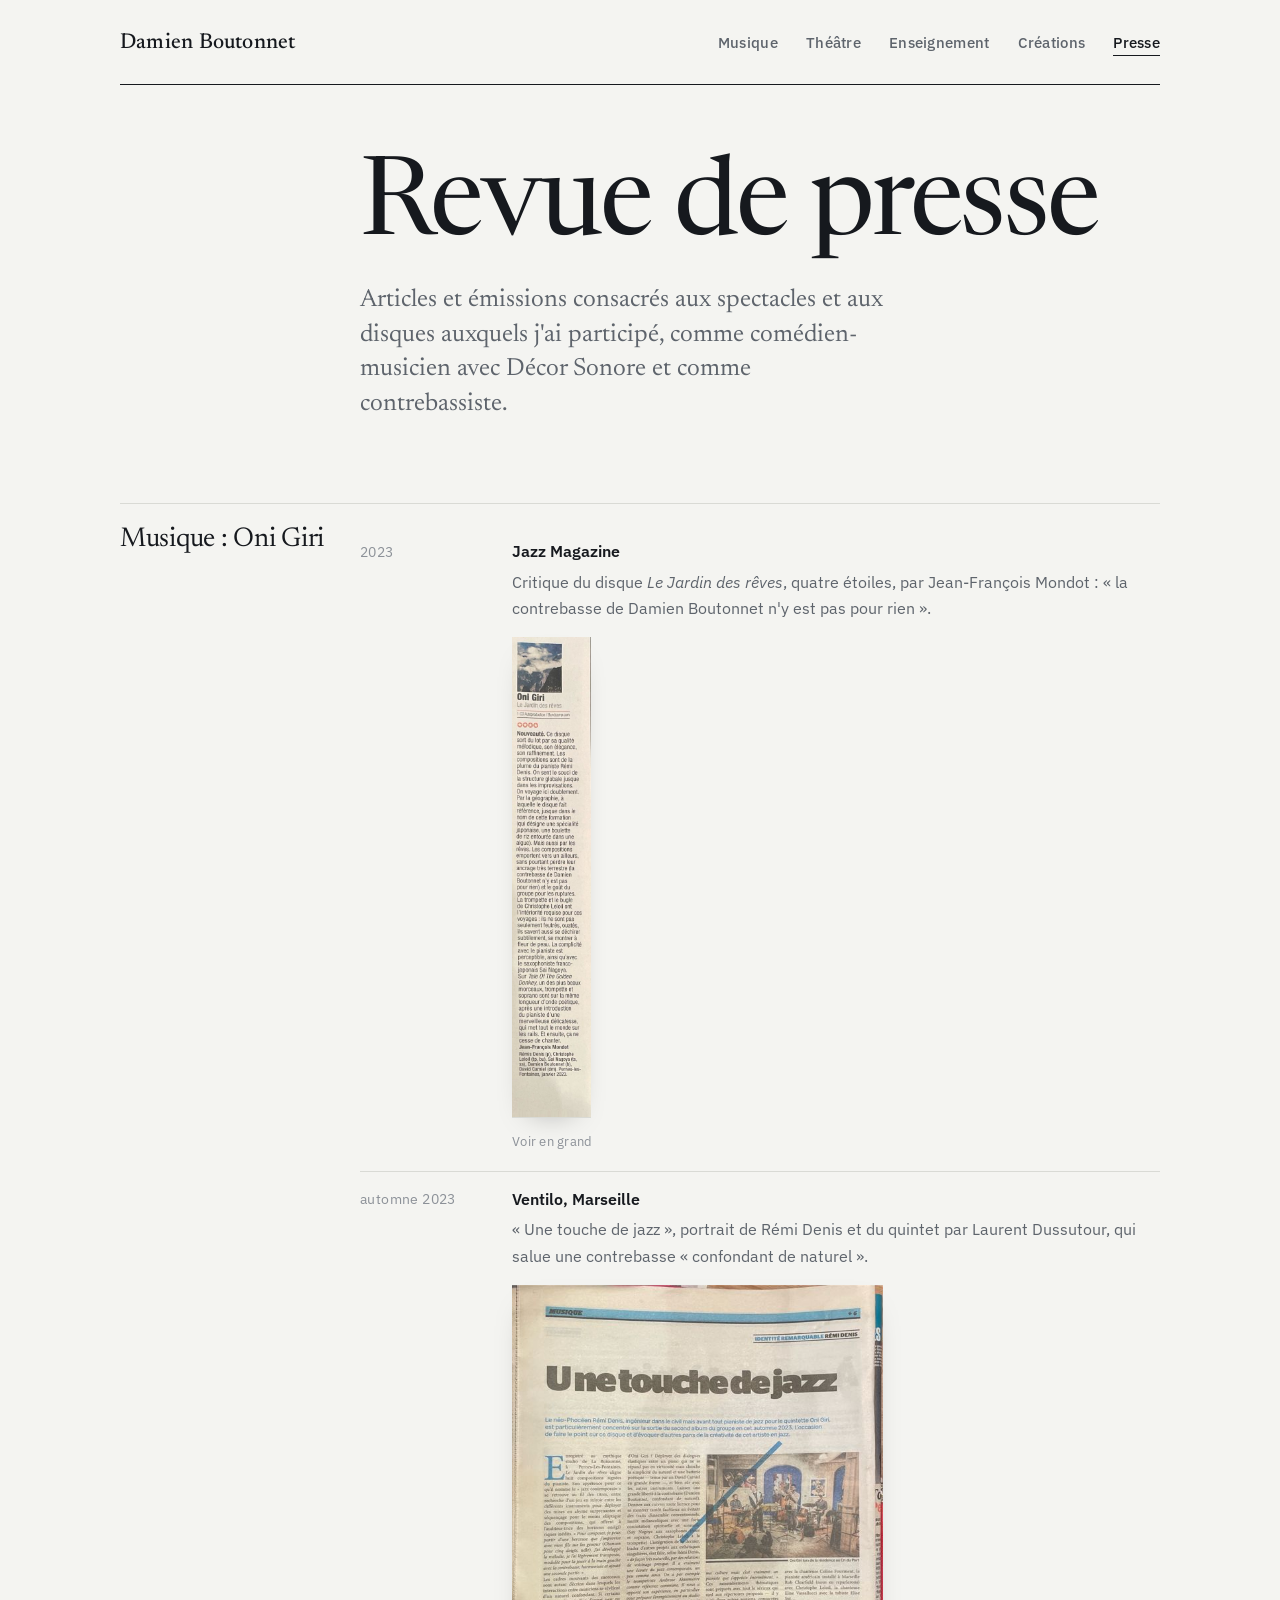
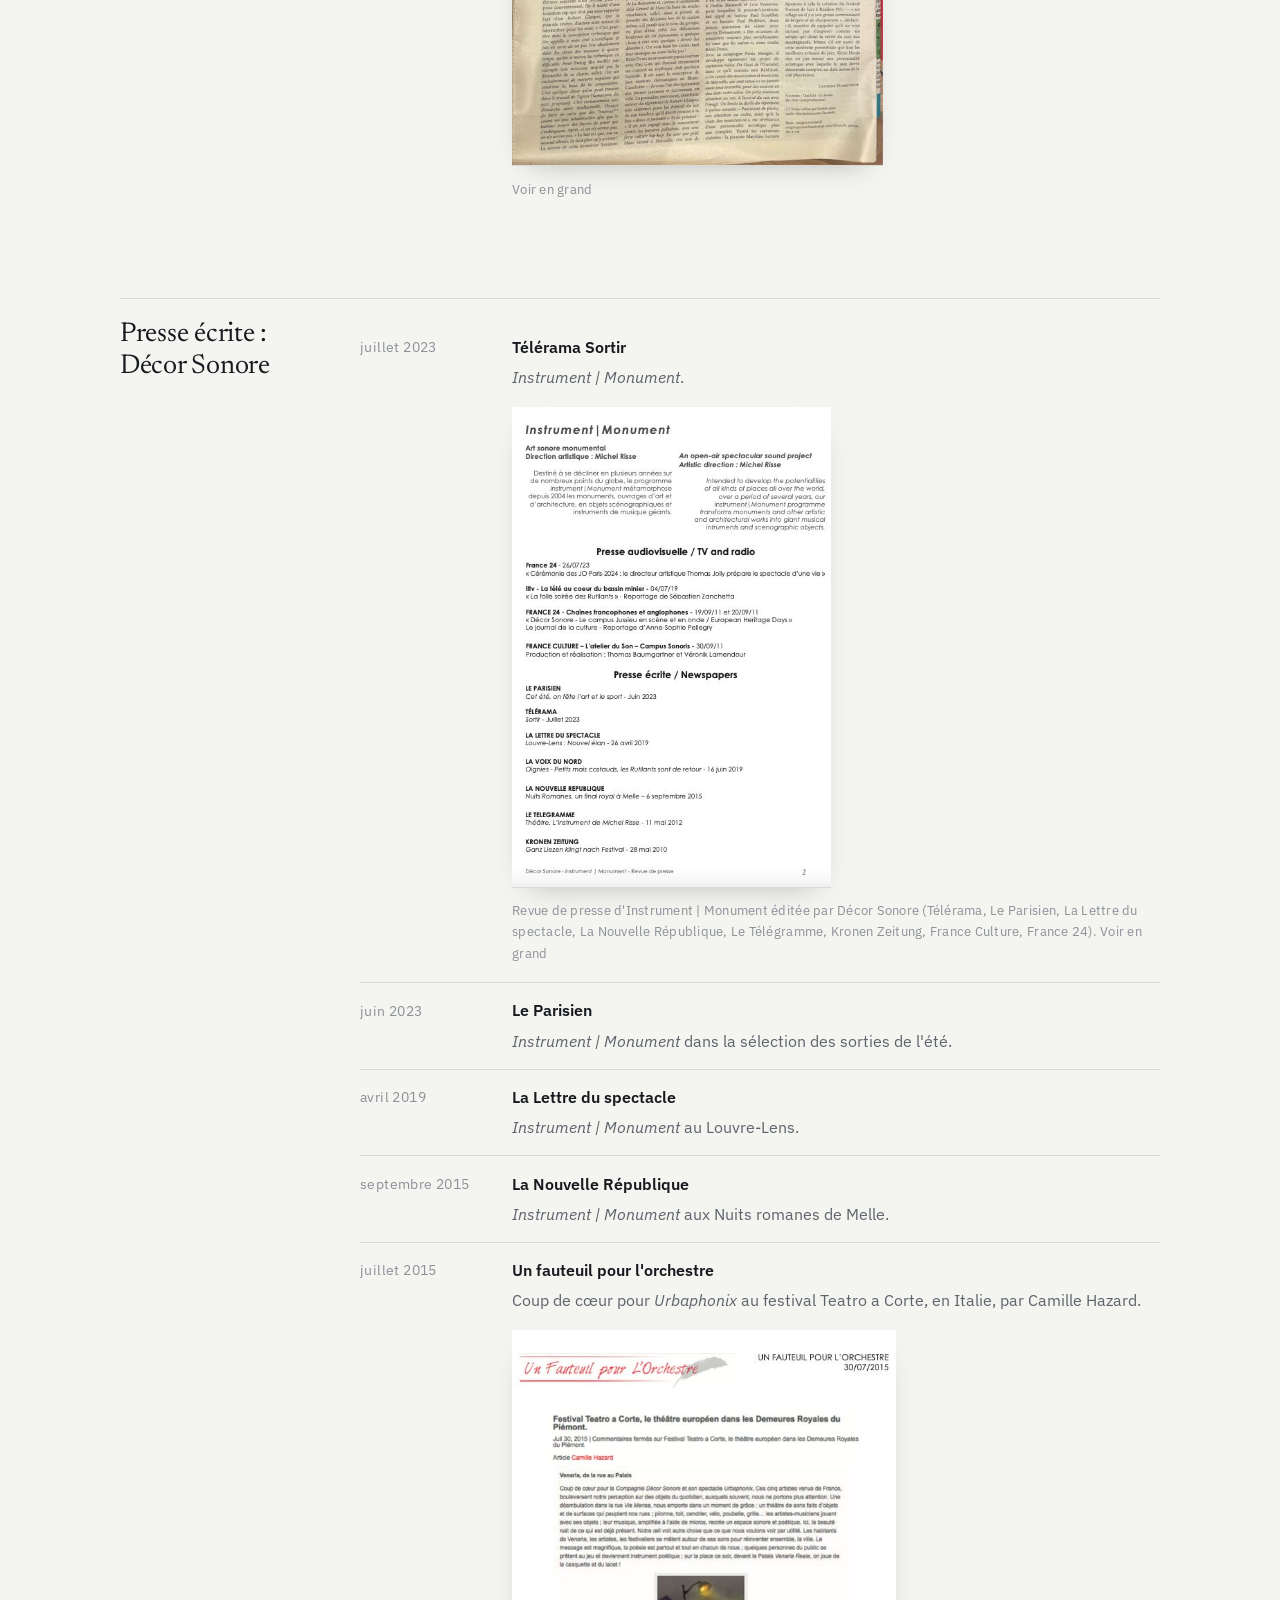
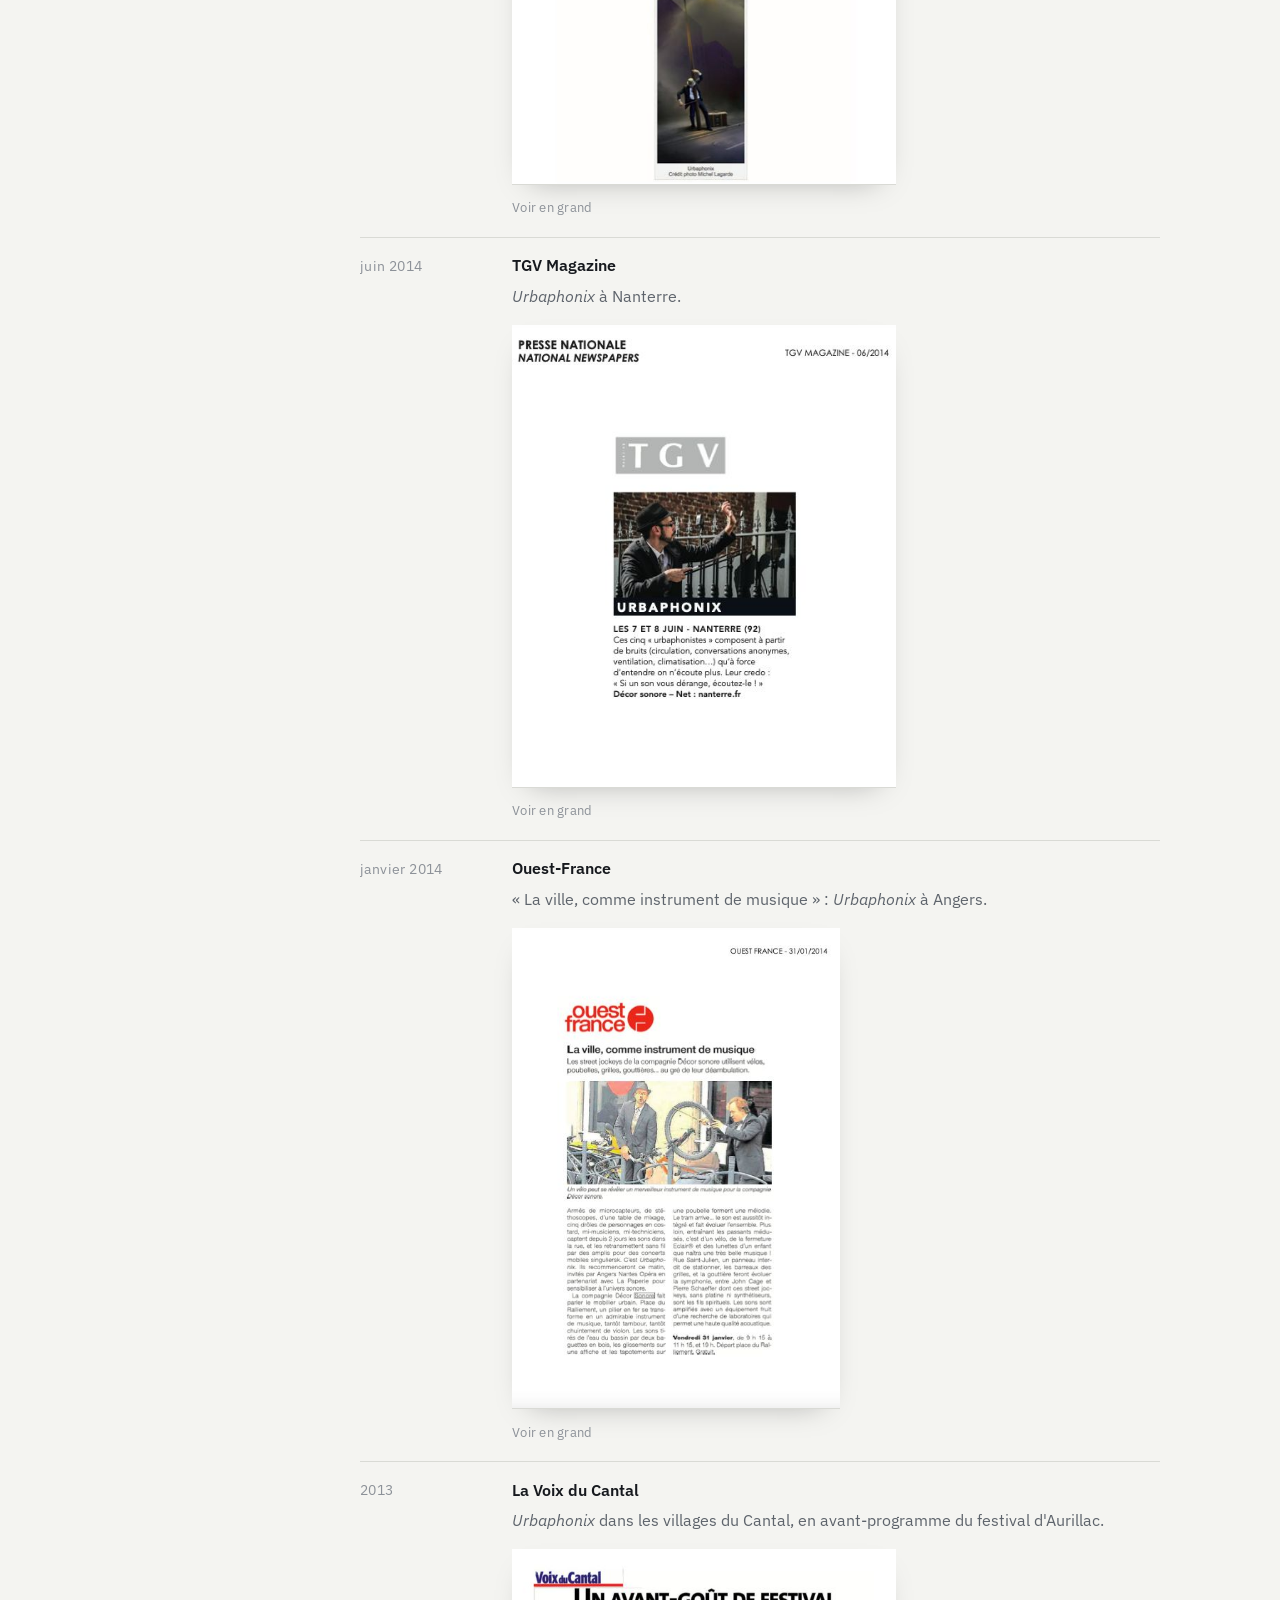
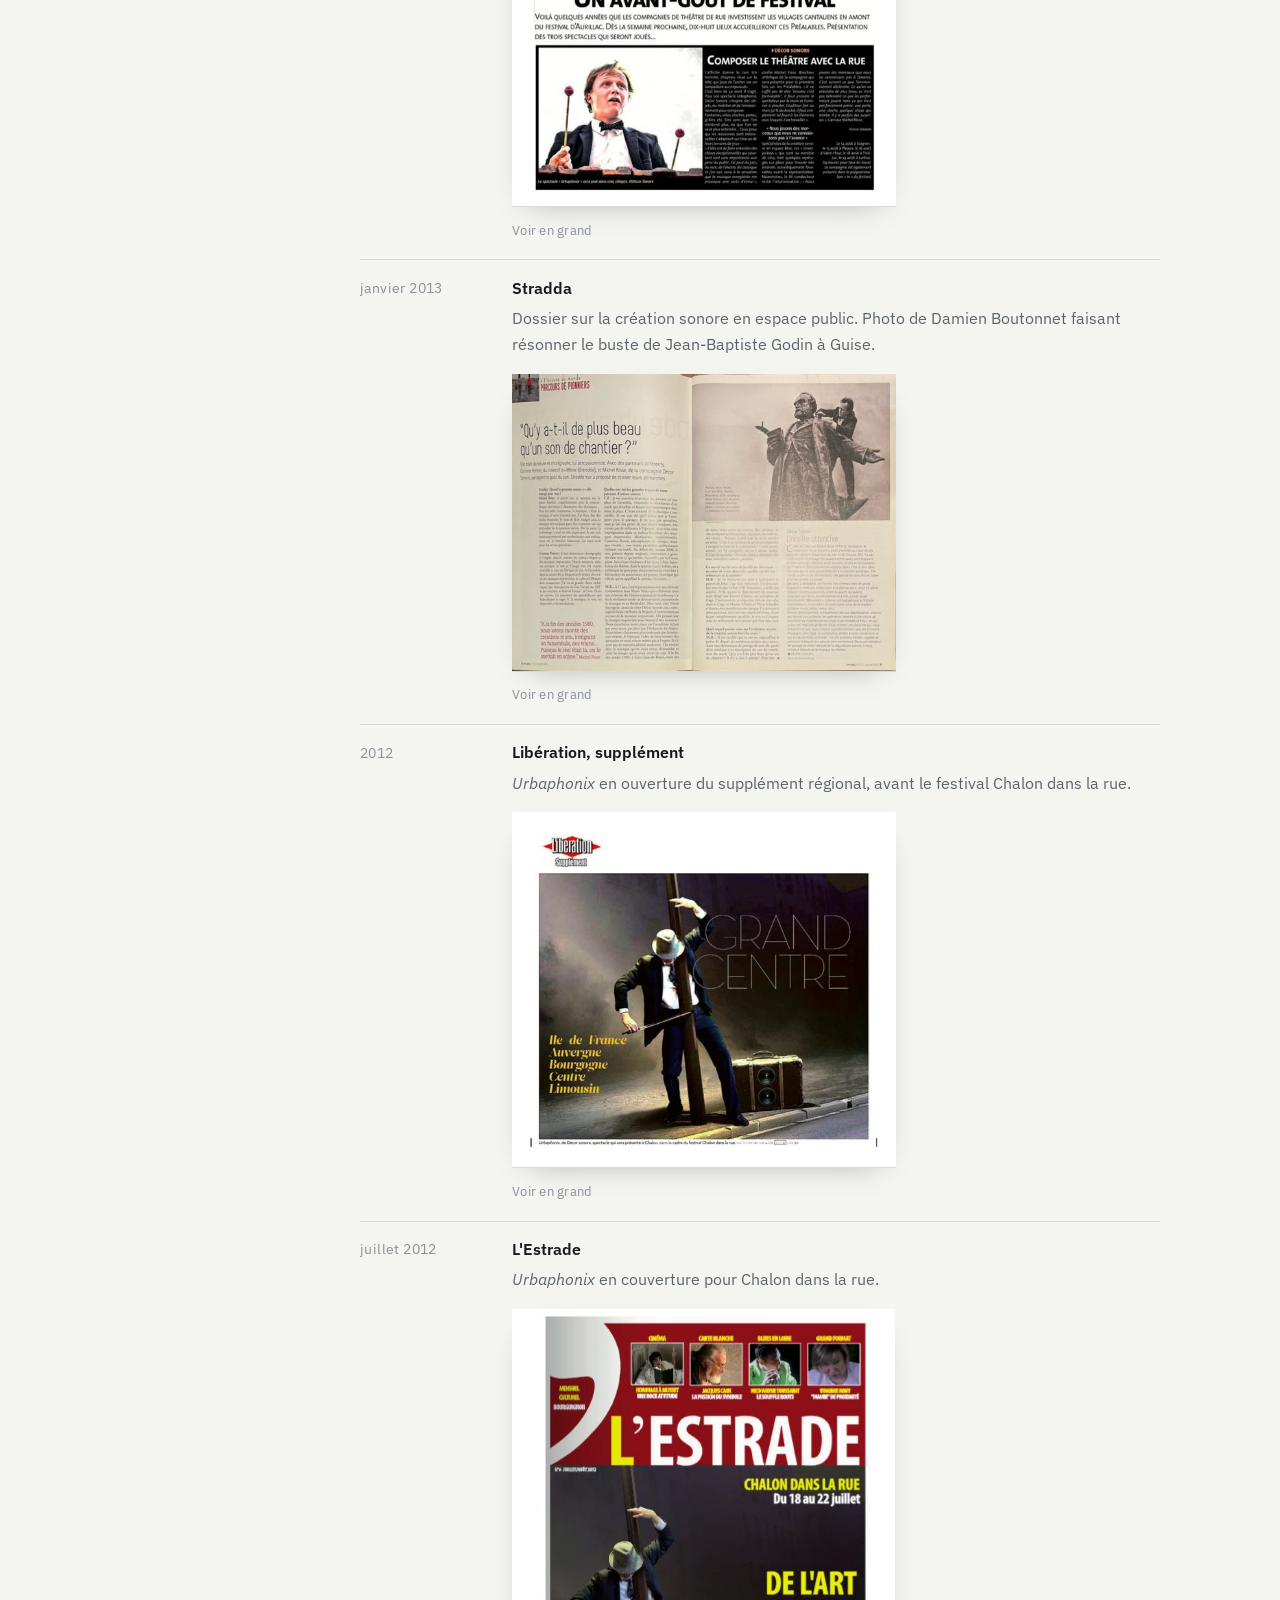
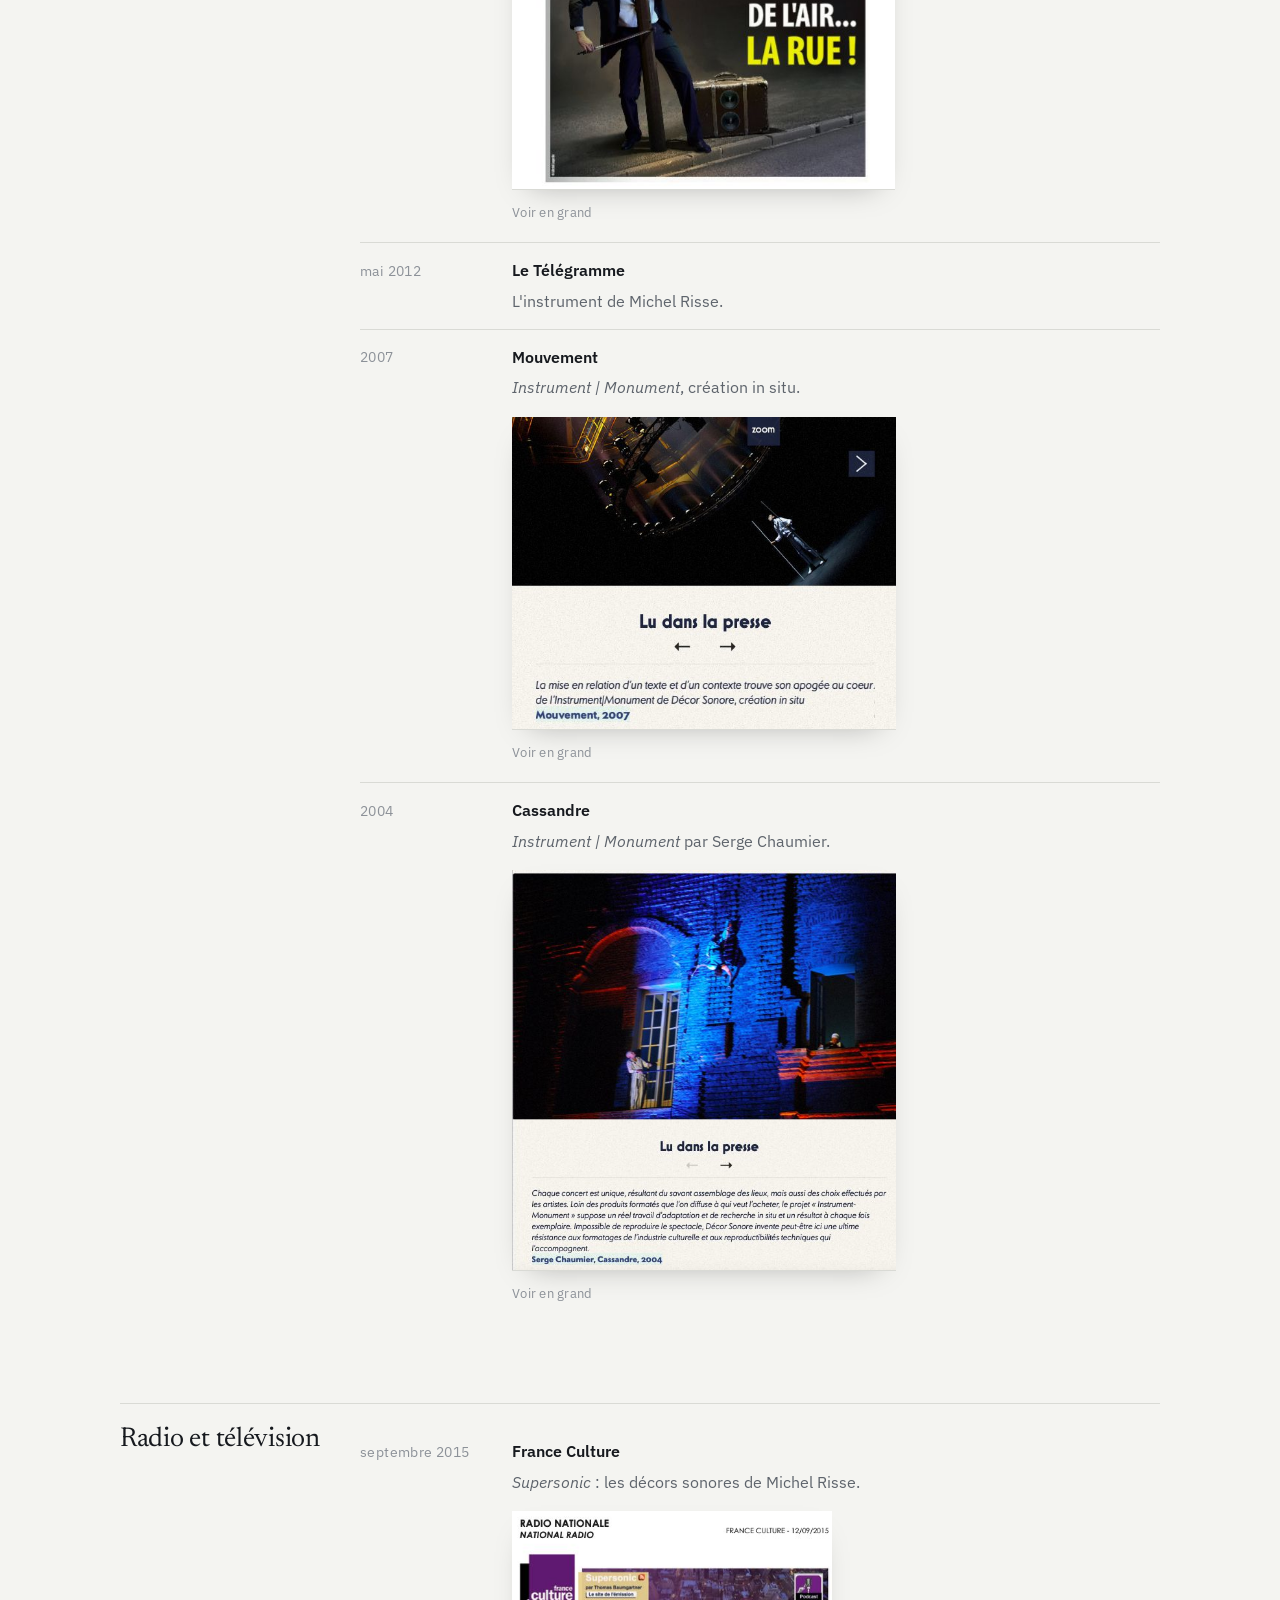
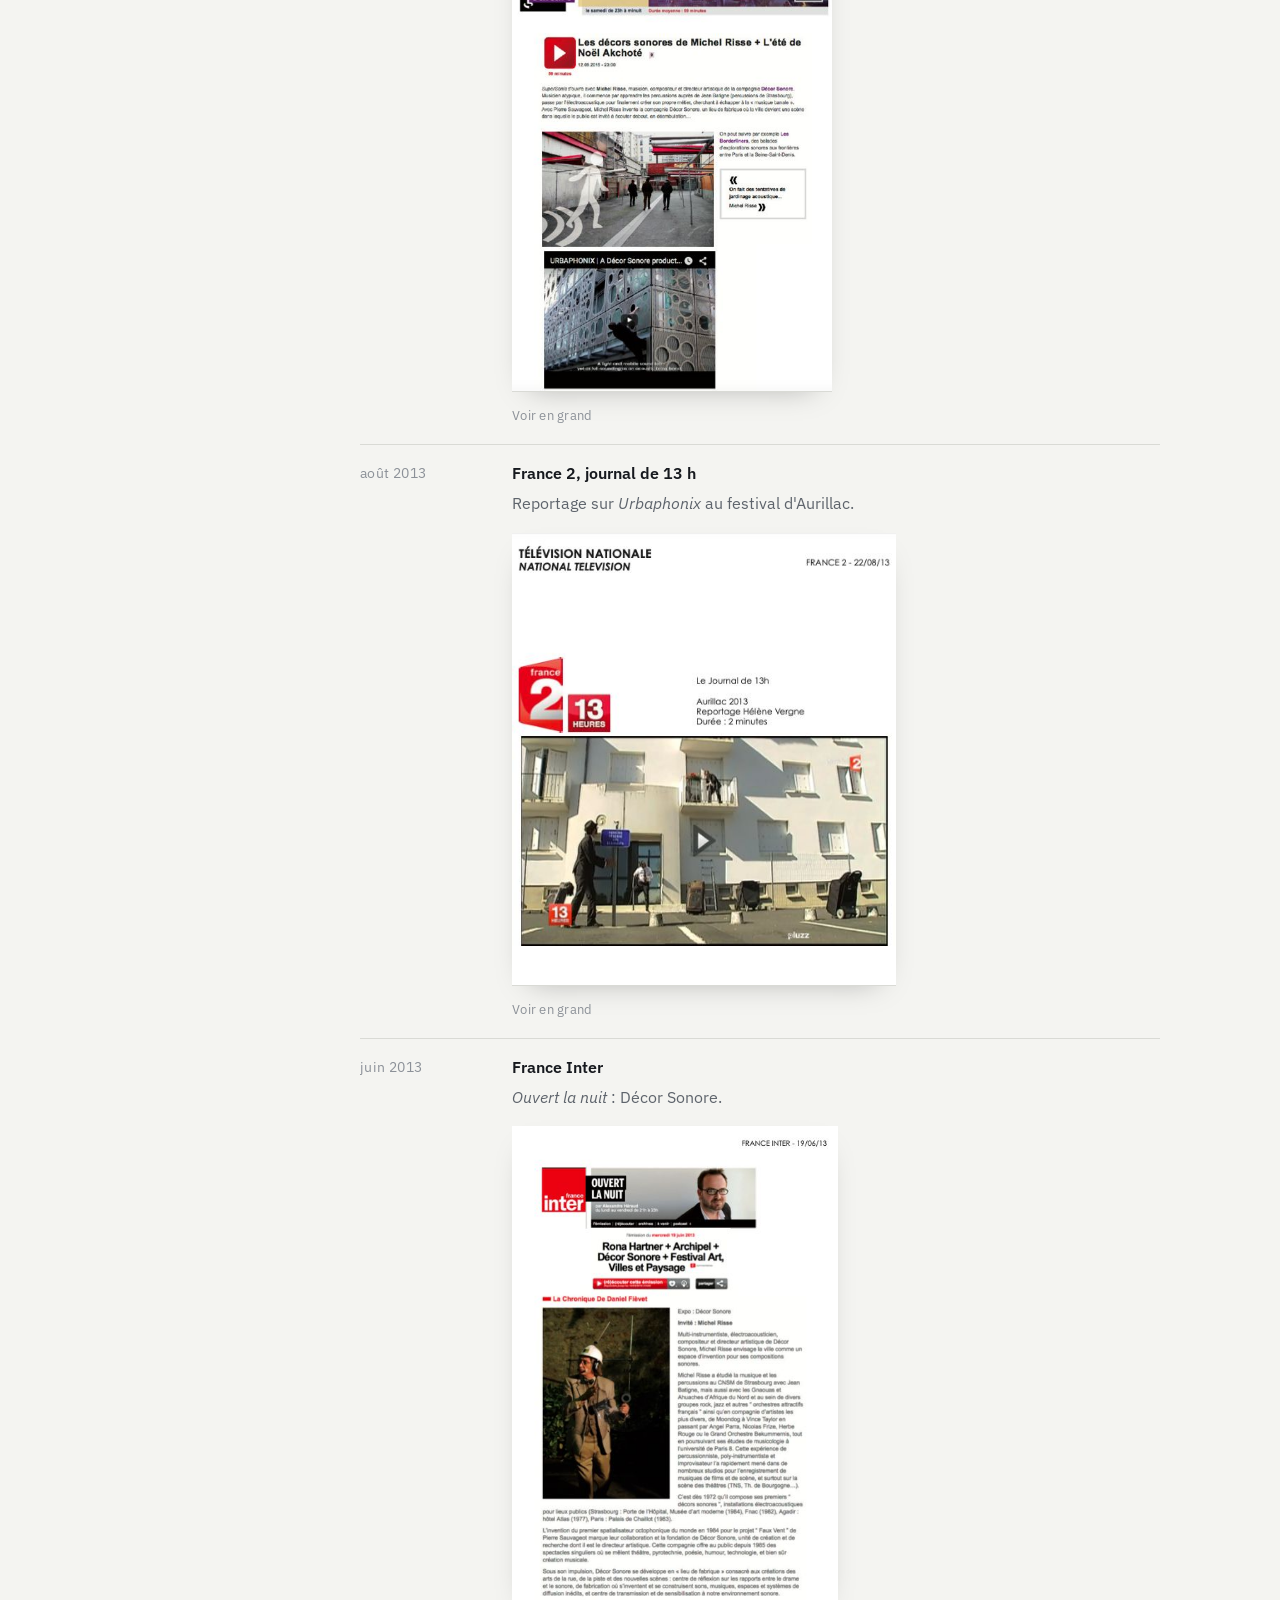
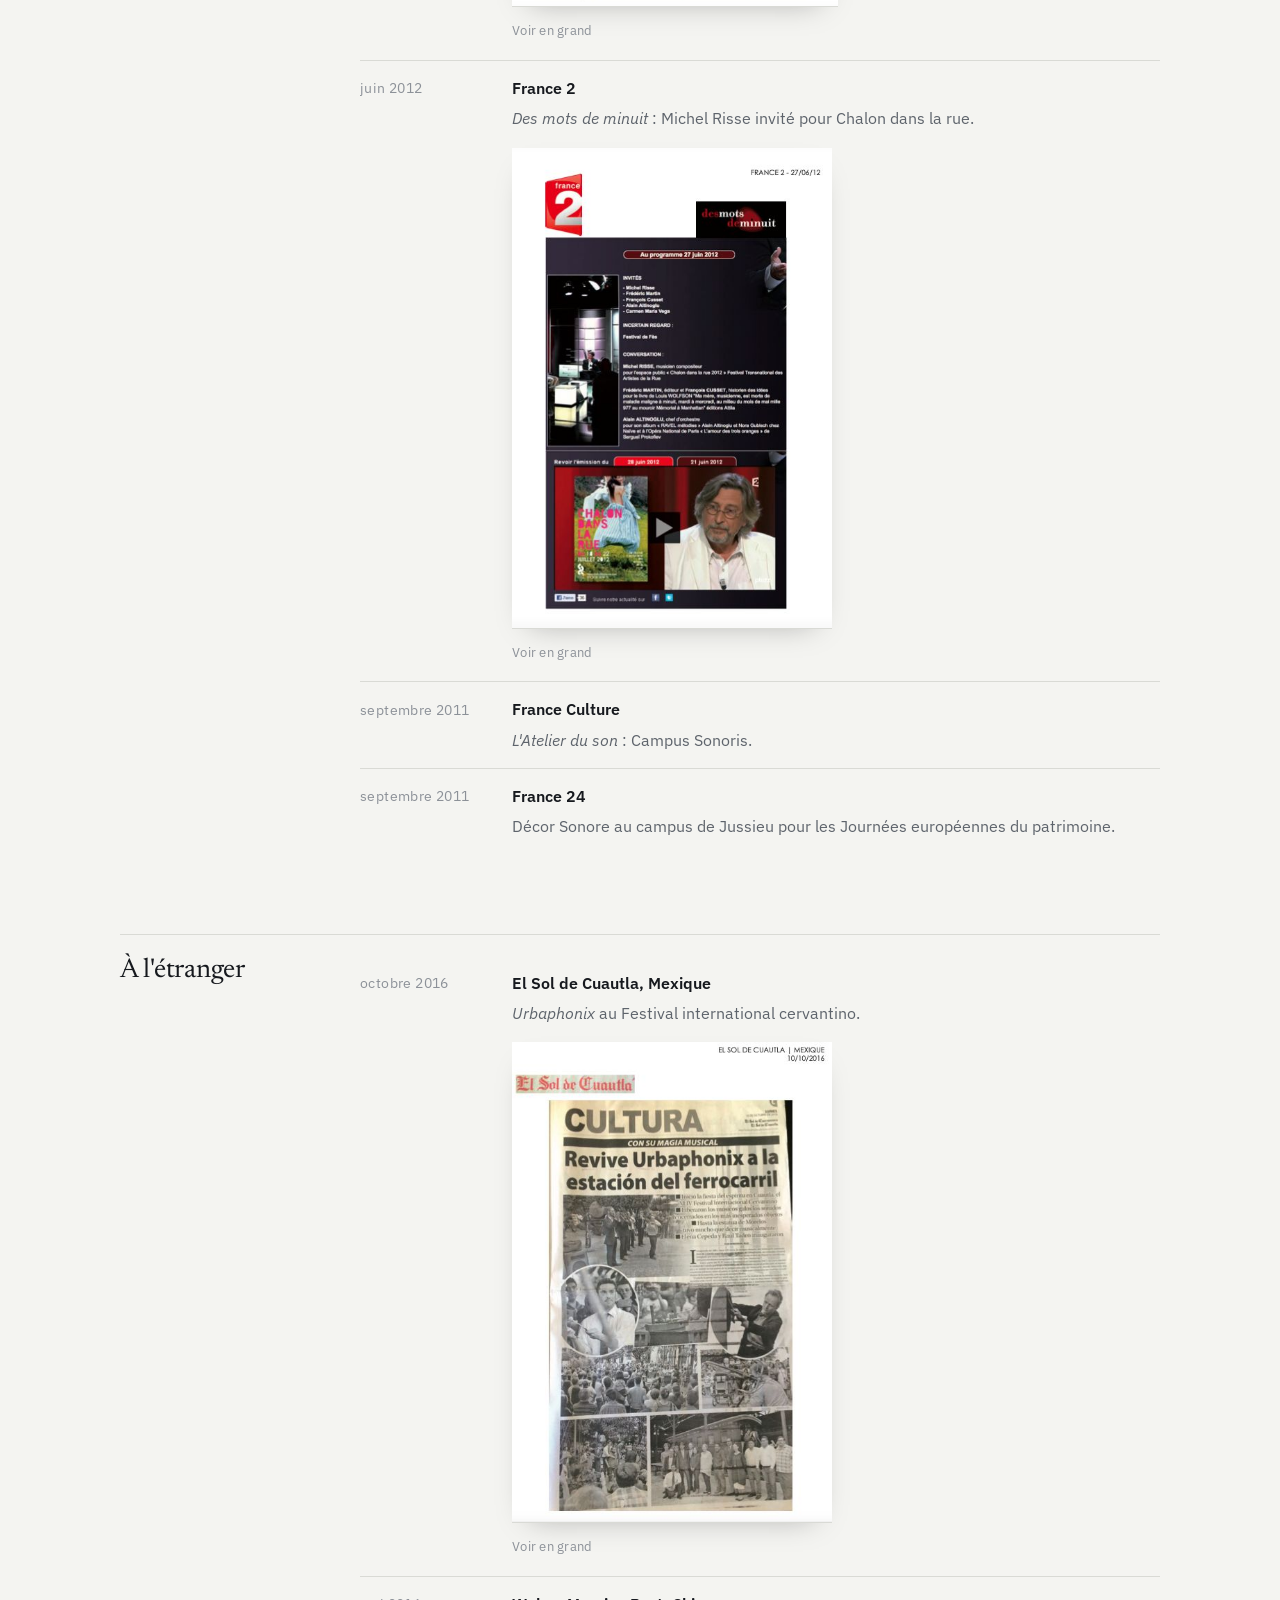
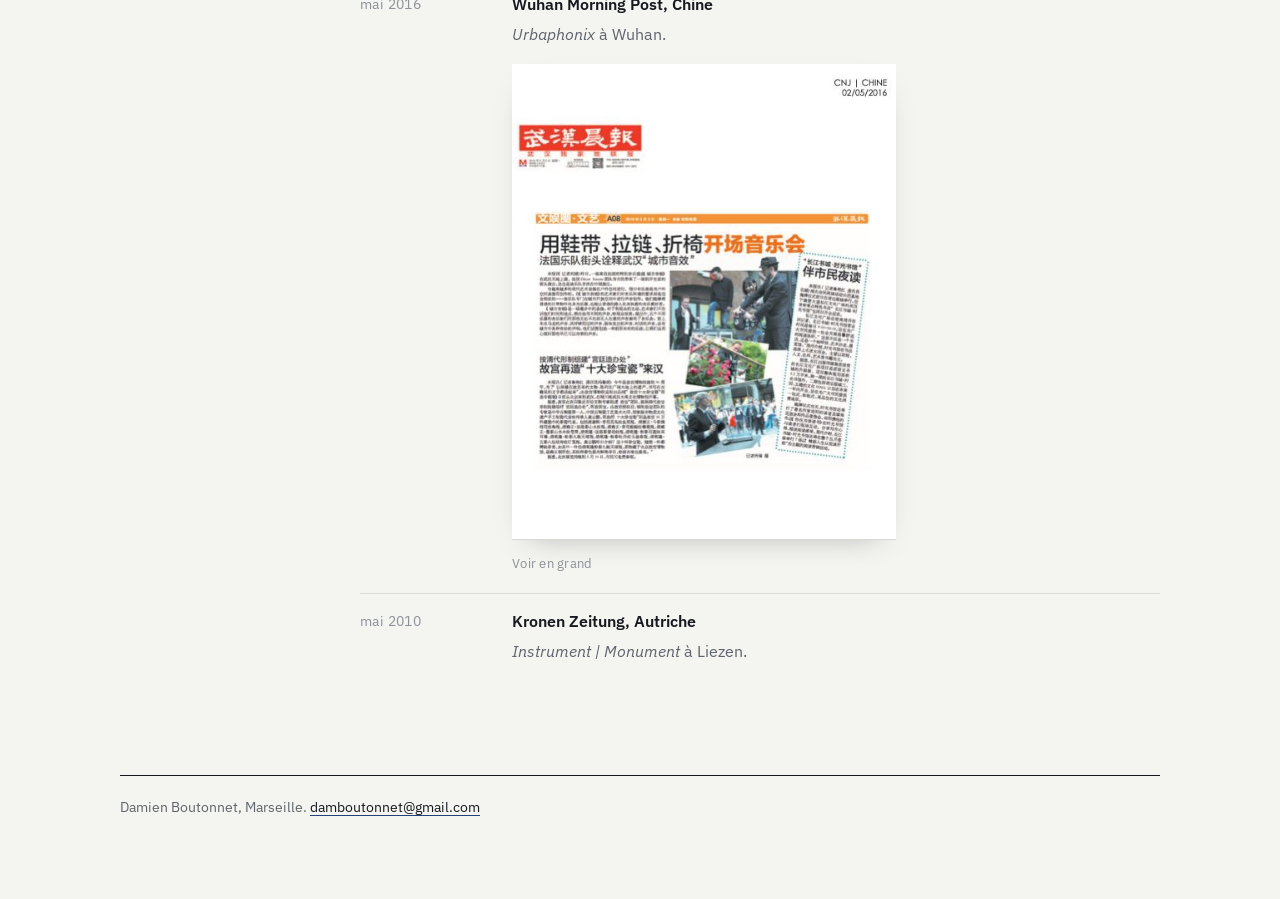
<file: presse.html>
<!doctype html>
<html lang="fr">
<head>
<meta charset="utf-8">
<meta name="viewport" content="width=device-width, initial-scale=1">
<title>Revue de presse | Damien Boutonnet</title>
<meta name="description" content="Revue de presse : Décor Sonore (Urbaphonix, Instrument | Monument), Oni Giri. Libération, Télérama, France Culture, France Inter, France 2, Jazz Magazine.">
<link rel="preconnect" href="https://fonts.googleapis.com">
<link rel="preconnect" href="https://fonts.gstatic.com" crossorigin>
<link href="https://fonts.googleapis.com/css2?family=Newsreader:opsz,wght@6..72,400;6..72,500&family=IBM+Plex+Sans:wght@400;500;600&display=swap" rel="stylesheet">
<link rel="stylesheet" href="style.css?v=3">
</head>
<body>
<main class="page">

<nav class="nav" aria-label="Menu principal">
  <a class="home" href="./">Damien Boutonnet</a>
  <ul>
    <li><a href="./">Musique</a></li>
    <li><a href="theatre.html">Théâtre</a></li>
    <li><a href="enseignant.html">Enseignement</a></li>
    <li><a href="creations.html">Créations</a></li>
    <li><a href="presse.html" aria-current="page">Presse</a></li>
  </ul>
</nav>

<h1 class="page-title">Revue de presse</h1>
<p class="lede">Articles et émissions consacrés aux spectacles et aux disques auxquels j'ai participé, comme comédien-musicien avec Décor Sonore et comme contrebassiste.</p>

<section aria-labelledby="musique">
  <h2 id="musique">Musique : Oni Giri</h2>
  <ul class="timeline">
    <li><span class="when">2023</span><div class="what"><strong>Jazz Magazine</strong><p>Critique du disque <em>Le Jardin des rêves</em>, quatre étoiles, par Jean-François Mondot : « la contrebasse de Damien Boutonnet n'y est pas pour rien ».</p><figure class="clip"><a href="img/presse/jazz-magazine-2023-grand.jpg" target="_blank" rel="noopener"><img src="img/presse/jazz-magazine-2023.jpg" alt="Critique de Jazz Magazine sur l'album Le Jardin des rêves d'Oni Giri" loading="lazy"></a><figcaption>Voir en grand</figcaption></figure></div></li>
    <li><span class="when">automne 2023</span><div class="what"><strong>Ventilo, Marseille</strong><p>« Une touche de jazz », portrait de Rémi Denis et du quintet par Laurent Dussutour, qui salue une contrebasse « confondant de naturel ».</p><figure class="clip"><a href="img/presse/ventilo-2023-grand.jpg" target="_blank" rel="noopener"><img src="img/presse/ventilo-2023.jpg" alt="Article de Ventilo « Une touche de jazz »" loading="lazy"></a><figcaption>Voir en grand</figcaption></figure></div></li>
  </ul>
</section>

<section aria-labelledby="ecrite">
  <h2 id="ecrite">Presse écrite : Décor Sonore</h2>
  <ul class="timeline">
    <li><span class="when">juillet 2023</span><div class="what"><strong>Télérama Sortir</strong><p><em>Instrument | Monument</em>.</p><figure class="clip"><a href="img/presse/instrument-monument-revue.jpg" target="_blank" rel="noopener"><img src="img/presse/instrument-monument-revue.jpg" alt="Page de la revue de presse d'Instrument | Monument" loading="lazy"></a><figcaption>Revue de presse d'Instrument | Monument éditée par Décor Sonore (Télérama, Le Parisien, La Lettre du spectacle, La Nouvelle République, Le Télégramme, Kronen Zeitung, France Culture, France 24). Voir en grand</figcaption></figure></div></li>
    <li><span class="when">juin 2023</span><div class="what"><strong>Le Parisien</strong><p><em>Instrument | Monument</em> dans la sélection des sorties de l'été.</p></div></li>
    <li><span class="when">avril 2019</span><div class="what"><strong>La Lettre du spectacle</strong><p><em>Instrument | Monument</em> au Louvre-Lens.</p></div></li>
    <li><span class="when">septembre 2015</span><div class="what"><strong>La Nouvelle République</strong><p><em>Instrument | Monument</em> aux Nuits romanes de Melle.</p></div></li>
    <li><span class="when">juillet 2015</span><div class="what"><strong>Un fauteuil pour l'orchestre</strong><p>Coup de cœur pour <em>Urbaphonix</em> au festival Teatro a Corte, en Italie, par Camille Hazard.</p><figure class="clip"><a href="img/presse/fauteuil-orchestre-2015.jpg" target="_blank" rel="noopener"><img src="img/presse/fauteuil-orchestre-2015.jpg" alt="Article d'Un fauteuil pour l'orchestre sur Urbaphonix" loading="lazy"></a><figcaption>Voir en grand</figcaption></figure></div></li>
    <li><span class="when">juin 2014</span><div class="what"><strong>TGV Magazine</strong><p><em>Urbaphonix</em> à Nanterre.</p><figure class="clip"><a href="img/presse/tgv-magazine-2014.jpg" target="_blank" rel="noopener"><img src="img/presse/tgv-magazine-2014.jpg" alt="Brève de TGV Magazine sur Urbaphonix" loading="lazy"></a><figcaption>Voir en grand</figcaption></figure></div></li>
    <li><span class="when">janvier 2014</span><div class="what"><strong>Ouest-France</strong><p>« La ville, comme instrument de musique » : <em>Urbaphonix</em> à Angers.</p><figure class="clip"><a href="img/presse/ouest-france-2014.jpg" target="_blank" rel="noopener"><img src="img/presse/ouest-france-2014.jpg" alt="Article d'Ouest-France sur Urbaphonix à Angers" loading="lazy"></a><figcaption>Voir en grand</figcaption></figure></div></li>
    <li><span class="when">2013</span><div class="what"><strong>La Voix du Cantal</strong><p><em>Urbaphonix</em> dans les villages du Cantal, en avant-programme du festival d'Aurillac.</p><figure class="clip"><a href="img/presse/voix-du-cantal-2013.jpg" target="_blank" rel="noopener"><img src="img/presse/voix-du-cantal-2013.jpg" alt="Article de La Voix du Cantal sur Urbaphonix" loading="lazy"></a><figcaption>Voir en grand</figcaption></figure></div></li>
    <li><span class="when">janvier 2013</span><div class="what"><strong>Stradda</strong><p>Dossier sur la création sonore en espace public. Photo de Damien Boutonnet faisant résonner le buste de Jean-Baptiste Godin à Guise.</p><figure class="clip"><a href="img/presse/stradda-2013-grand.jpg" target="_blank" rel="noopener"><img src="img/presse/stradda-2013.jpg" alt="Double page de Stradda, avec la photo de Damien Boutonnet à Guise" loading="lazy"></a><figcaption>Voir en grand</figcaption></figure></div></li>
    <li><span class="when">2012</span><div class="what"><strong>Libération, supplément</strong><p><em>Urbaphonix</em> en ouverture du supplément régional, avant le festival Chalon dans la rue.</p><figure class="clip"><a href="img/presse/liberation-2012.jpg" target="_blank" rel="noopener"><img src="img/presse/liberation-2012.jpg" alt="Ouverture du supplément régional de Libération avec une photo d'Urbaphonix" loading="lazy"></a><figcaption>Voir en grand</figcaption></figure></div></li>
    <li><span class="when">juillet 2012</span><div class="what"><strong>L'Estrade</strong><p><em>Urbaphonix</em> en couverture pour Chalon dans la rue.</p><figure class="clip"><a href="img/presse/lestrade-2012.jpg" target="_blank" rel="noopener"><img src="img/presse/lestrade-2012.jpg" alt="Couverture de L'Estrade avec Urbaphonix" loading="lazy"></a><figcaption>Voir en grand</figcaption></figure></div></li>
    <li><span class="when">mai 2012</span><div class="what"><strong>Le Télégramme</strong><p>L'instrument de Michel Risse.</p></div></li>
    <li><span class="when">2007</span><div class="what"><strong>Mouvement</strong><p><em>Instrument | Monument</em>, création in situ.</p><figure class="clip"><a href="img/presse/mouvement-2007.jpg" target="_blank" rel="noopener"><img src="img/presse/mouvement-2007.jpg" alt="Citation de Mouvement sur Instrument | Monument" loading="lazy"></a><figcaption>Voir en grand</figcaption></figure></div></li>
    <li><span class="when">2004</span><div class="what"><strong>Cassandre</strong><p><em>Instrument | Monument</em> par Serge Chaumier.</p><figure class="clip"><a href="img/presse/cassandre-2004.jpg" target="_blank" rel="noopener"><img src="img/presse/cassandre-2004.jpg" alt="Citation de Serge Chaumier dans Cassandre sur Instrument | Monument" loading="lazy"></a><figcaption>Voir en grand</figcaption></figure></div></li>
  </ul>
</section>

<section aria-labelledby="radio">
  <h2 id="radio">Radio et télévision</h2>
  <ul class="timeline">
    <li><span class="when">septembre 2015</span><div class="what"><strong>France Culture</strong><p><em>Supersonic</em> : les décors sonores de Michel Risse.</p><figure class="clip"><a href="img/presse/france-culture-2015.jpg" target="_blank" rel="noopener"><img src="img/presse/france-culture-2015.jpg" alt="Page de l'émission Supersonic sur France Culture" loading="lazy"></a><figcaption>Voir en grand</figcaption></figure></div></li>
    <li><span class="when">août 2013</span><div class="what"><strong>France 2, journal de 13 h</strong><p>Reportage sur <em>Urbaphonix</em> au festival d'Aurillac.</p><figure class="clip"><a href="img/presse/france2-13h-2013.jpg" target="_blank" rel="noopener"><img src="img/presse/france2-13h-2013.jpg" alt="Reportage du journal de 13 h de France 2 à Aurillac" loading="lazy"></a><figcaption>Voir en grand</figcaption></figure></div></li>
    <li><span class="when">juin 2013</span><div class="what"><strong>France Inter</strong><p><em>Ouvert la nuit</em> : Décor Sonore.</p><figure class="clip"><a href="img/presse/france-inter-2013.jpg" target="_blank" rel="noopener"><img src="img/presse/france-inter-2013.jpg" alt="Page de l'émission Ouvert la nuit sur France Inter" loading="lazy"></a><figcaption>Voir en grand</figcaption></figure></div></li>
    <li><span class="when">juin 2012</span><div class="what"><strong>France 2</strong><p><em>Des mots de minuit</em> : Michel Risse invité pour Chalon dans la rue.</p><figure class="clip"><a href="img/presse/france2-mots-de-minuit-2012.jpg" target="_blank" rel="noopener"><img src="img/presse/france2-mots-de-minuit-2012.jpg" alt="Page de l'émission Des mots de minuit sur France 2" loading="lazy"></a><figcaption>Voir en grand</figcaption></figure></div></li>
    <li><span class="when">septembre 2011</span><div class="what"><strong>France Culture</strong><p><em>L'Atelier du son</em> : Campus Sonoris.</p></div></li>
    <li><span class="when">septembre 2011</span><div class="what"><strong>France 24</strong><p>Décor Sonore au campus de Jussieu pour les Journées européennes du patrimoine.</p></div></li>
  </ul>
</section>

<section aria-labelledby="international">
  <h2 id="international">À l'étranger</h2>
  <ul class="timeline">
    <li><span class="when">octobre 2016</span><div class="what"><strong>El Sol de Cuautla, Mexique</strong><p><em>Urbaphonix</em> au Festival international cervantino.</p><figure class="clip"><a href="img/presse/sol-de-cuautla-2016.jpg" target="_blank" rel="noopener"><img src="img/presse/sol-de-cuautla-2016.jpg" alt="Page Culture d'El Sol de Cuautla sur Urbaphonix" loading="lazy"></a><figcaption>Voir en grand</figcaption></figure></div></li>
    <li><span class="when">mai 2016</span><div class="what"><strong>Wuhan Morning Post, Chine</strong><p><em>Urbaphonix</em> à Wuhan.</p><figure class="clip"><a href="img/presse/wuhan-2016.jpg" target="_blank" rel="noopener"><img src="img/presse/wuhan-2016.jpg" alt="Article du Wuhan Morning Post sur Urbaphonix" loading="lazy"></a><figcaption>Voir en grand</figcaption></figure></div></li>
    <li><span class="when">mai 2010</span><div class="what"><strong>Kronen Zeitung, Autriche</strong><p><em>Instrument | Monument</em> à Liezen.</p></div></li>
  </ul>
</section>

<footer>
  <p>Damien Boutonnet, Marseille. <a href="mailto:damboutonnet@gmail.com">damboutonnet@gmail.com</a></p>
</footer>

</main>
</body>
</html>
</file>
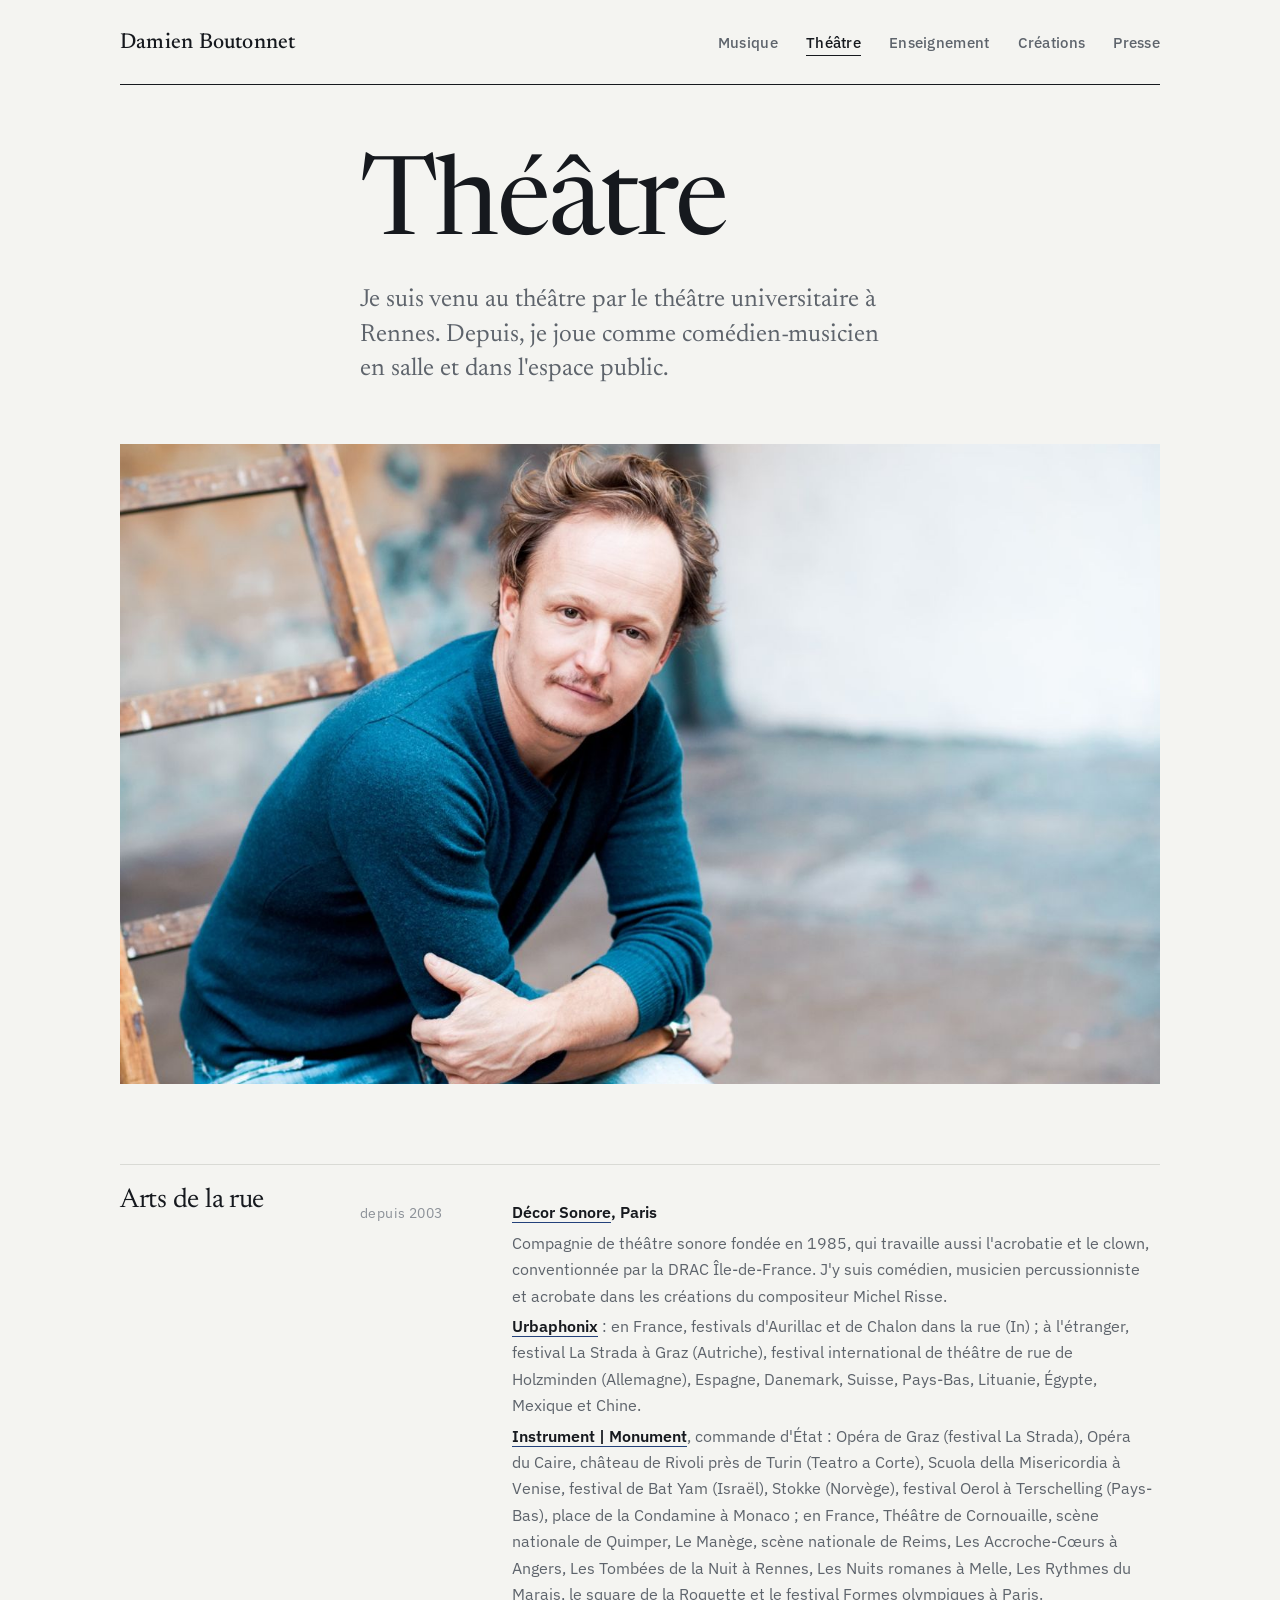
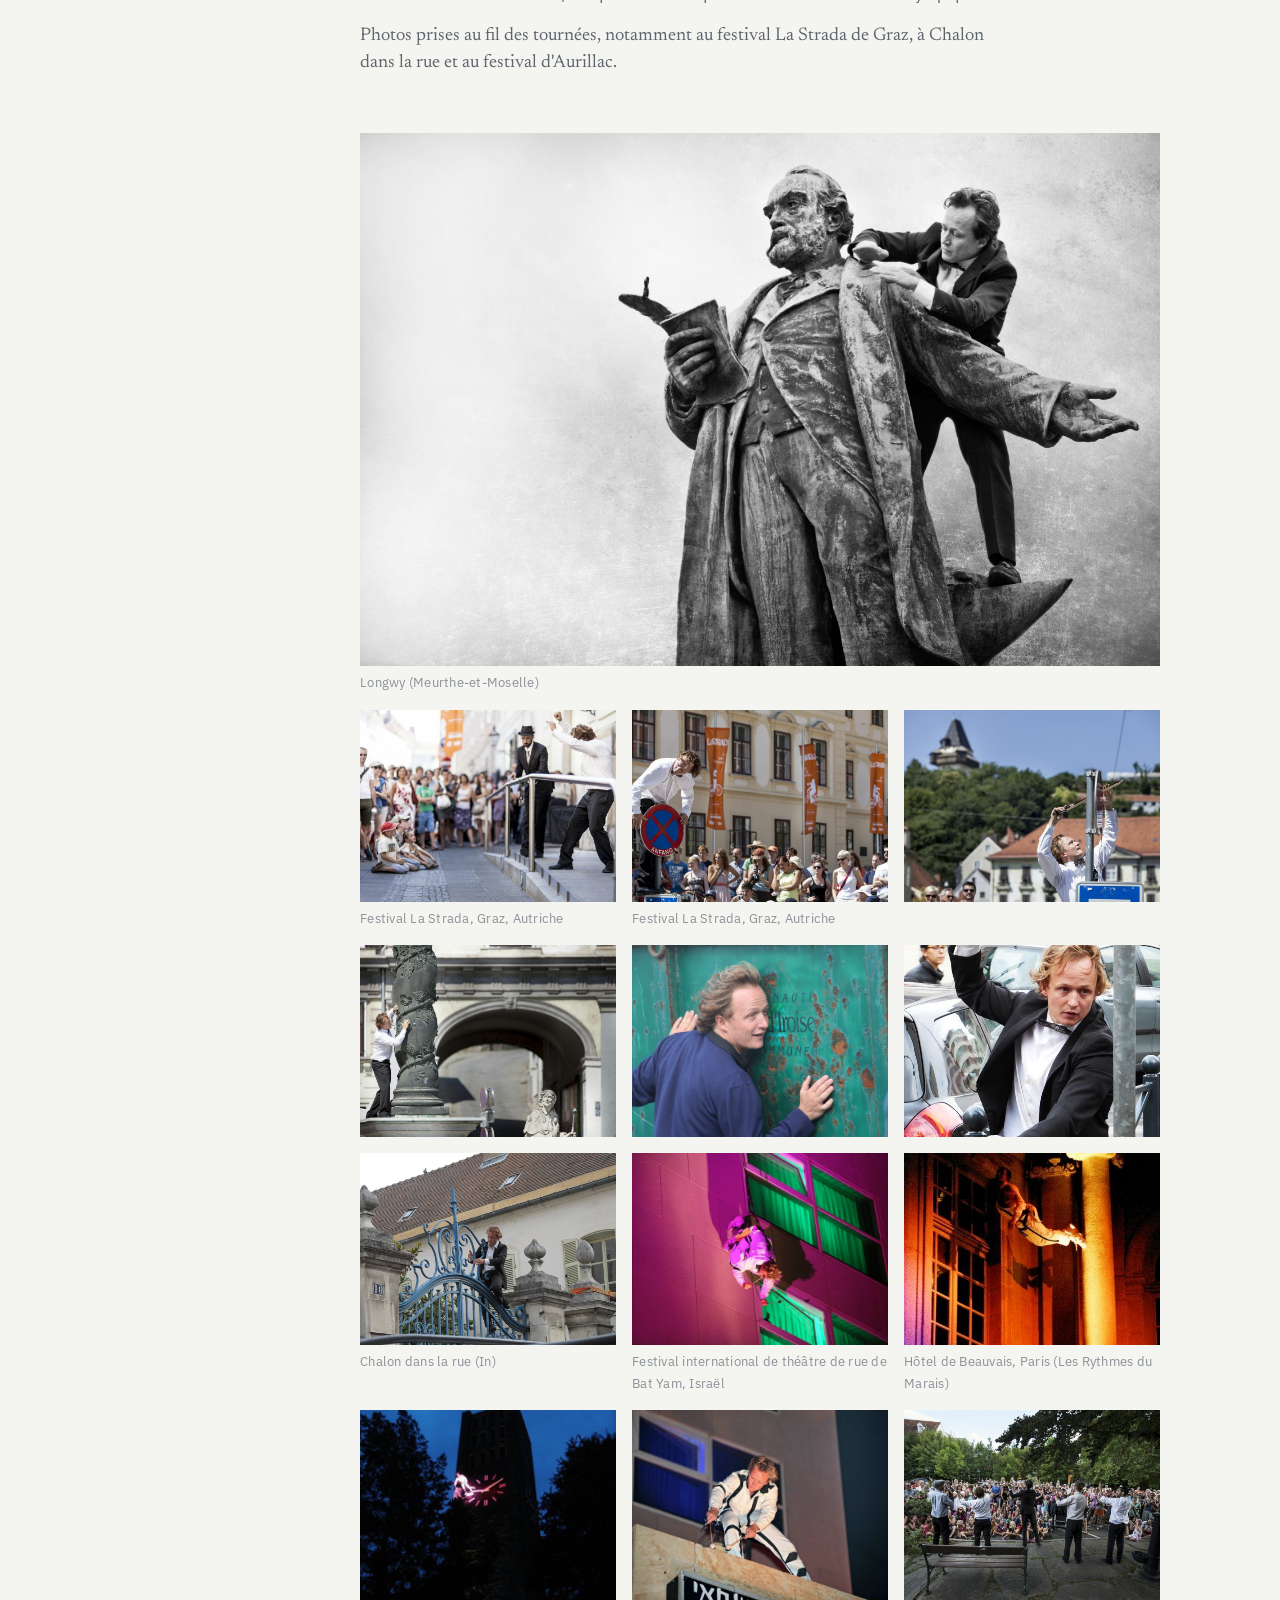
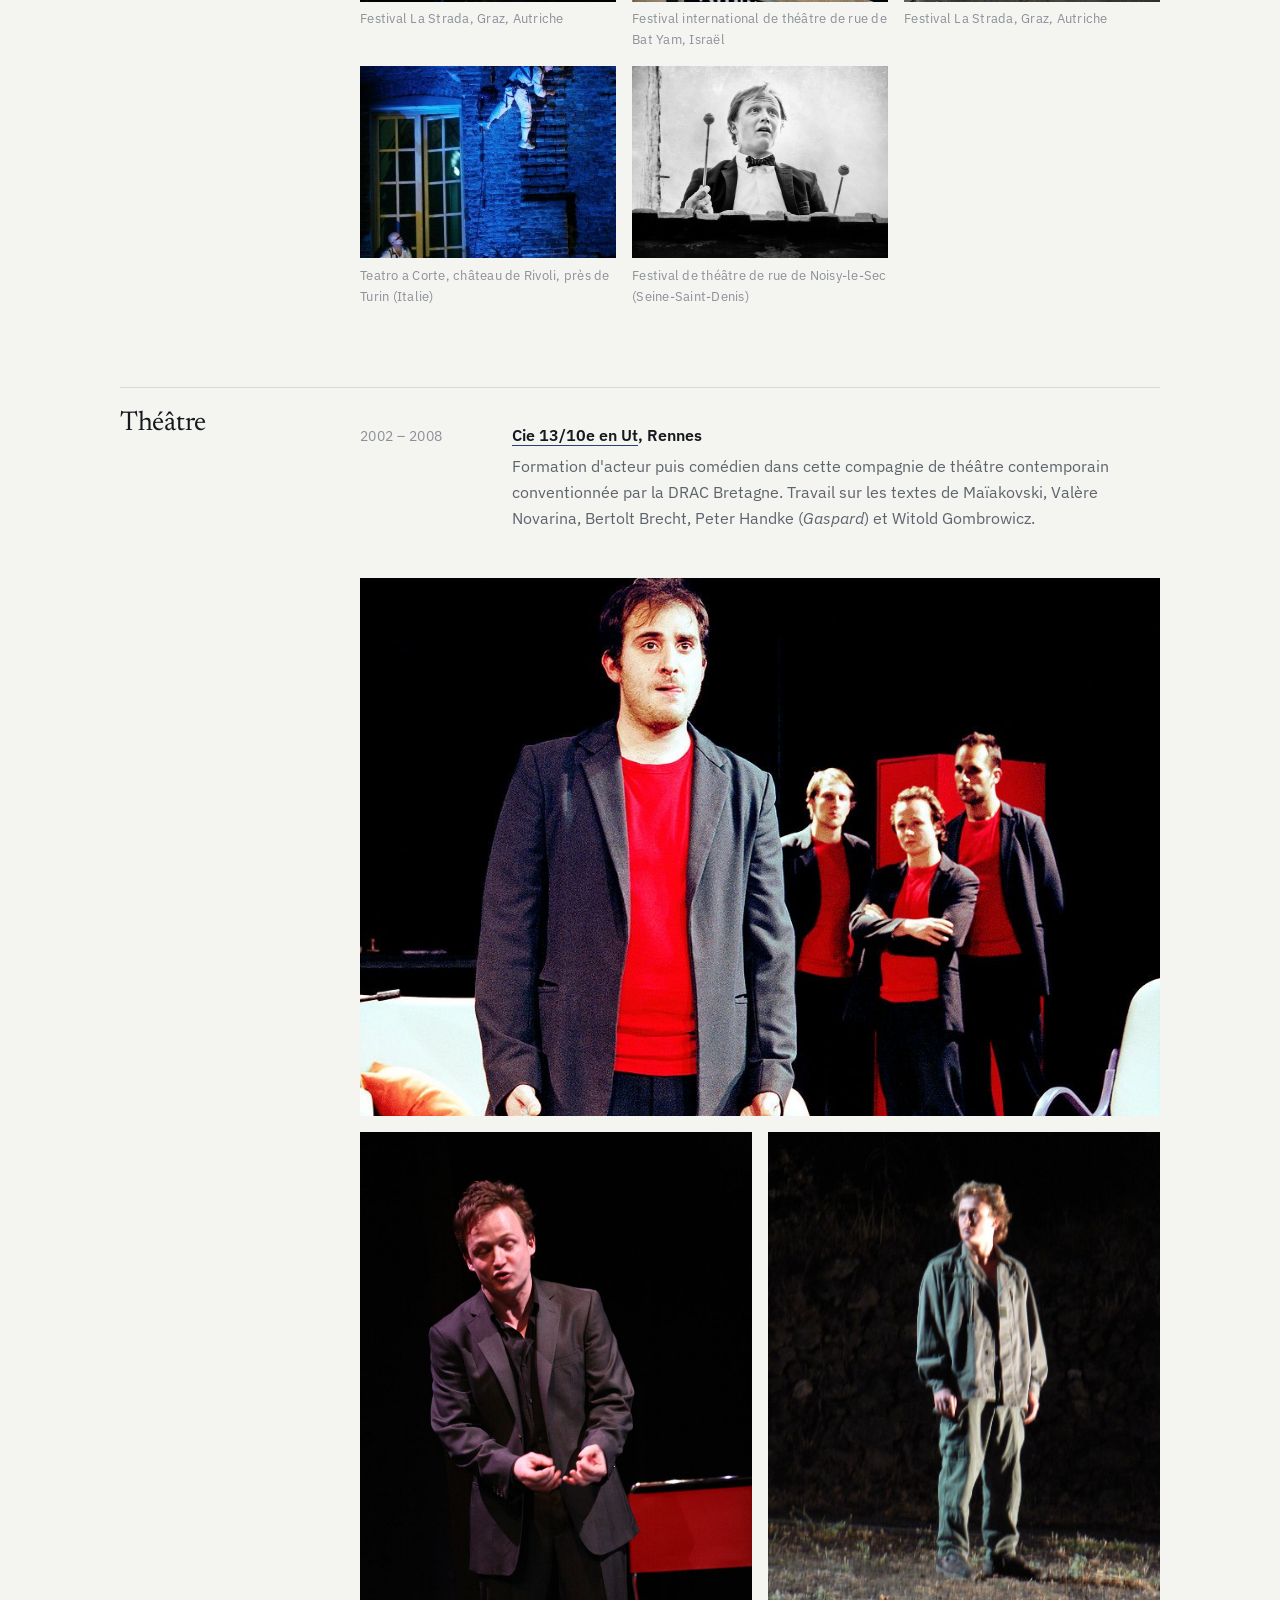
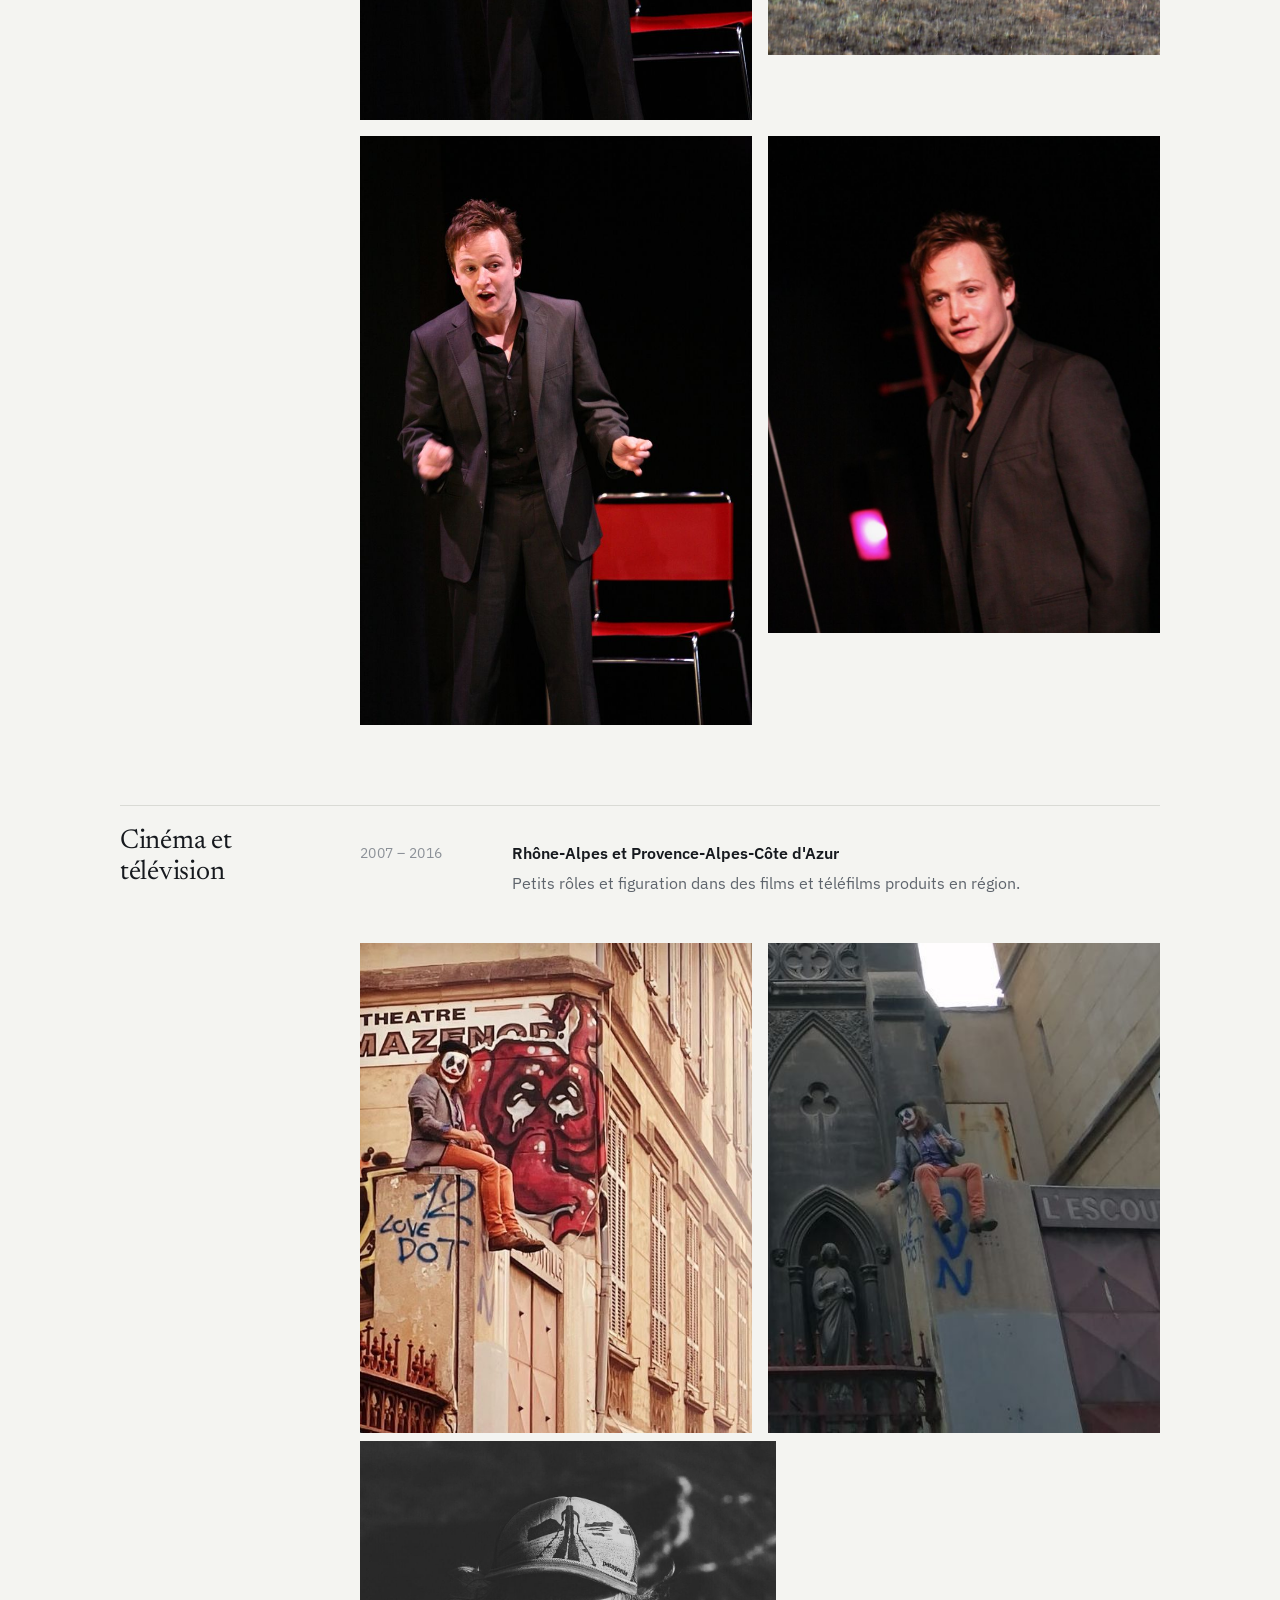
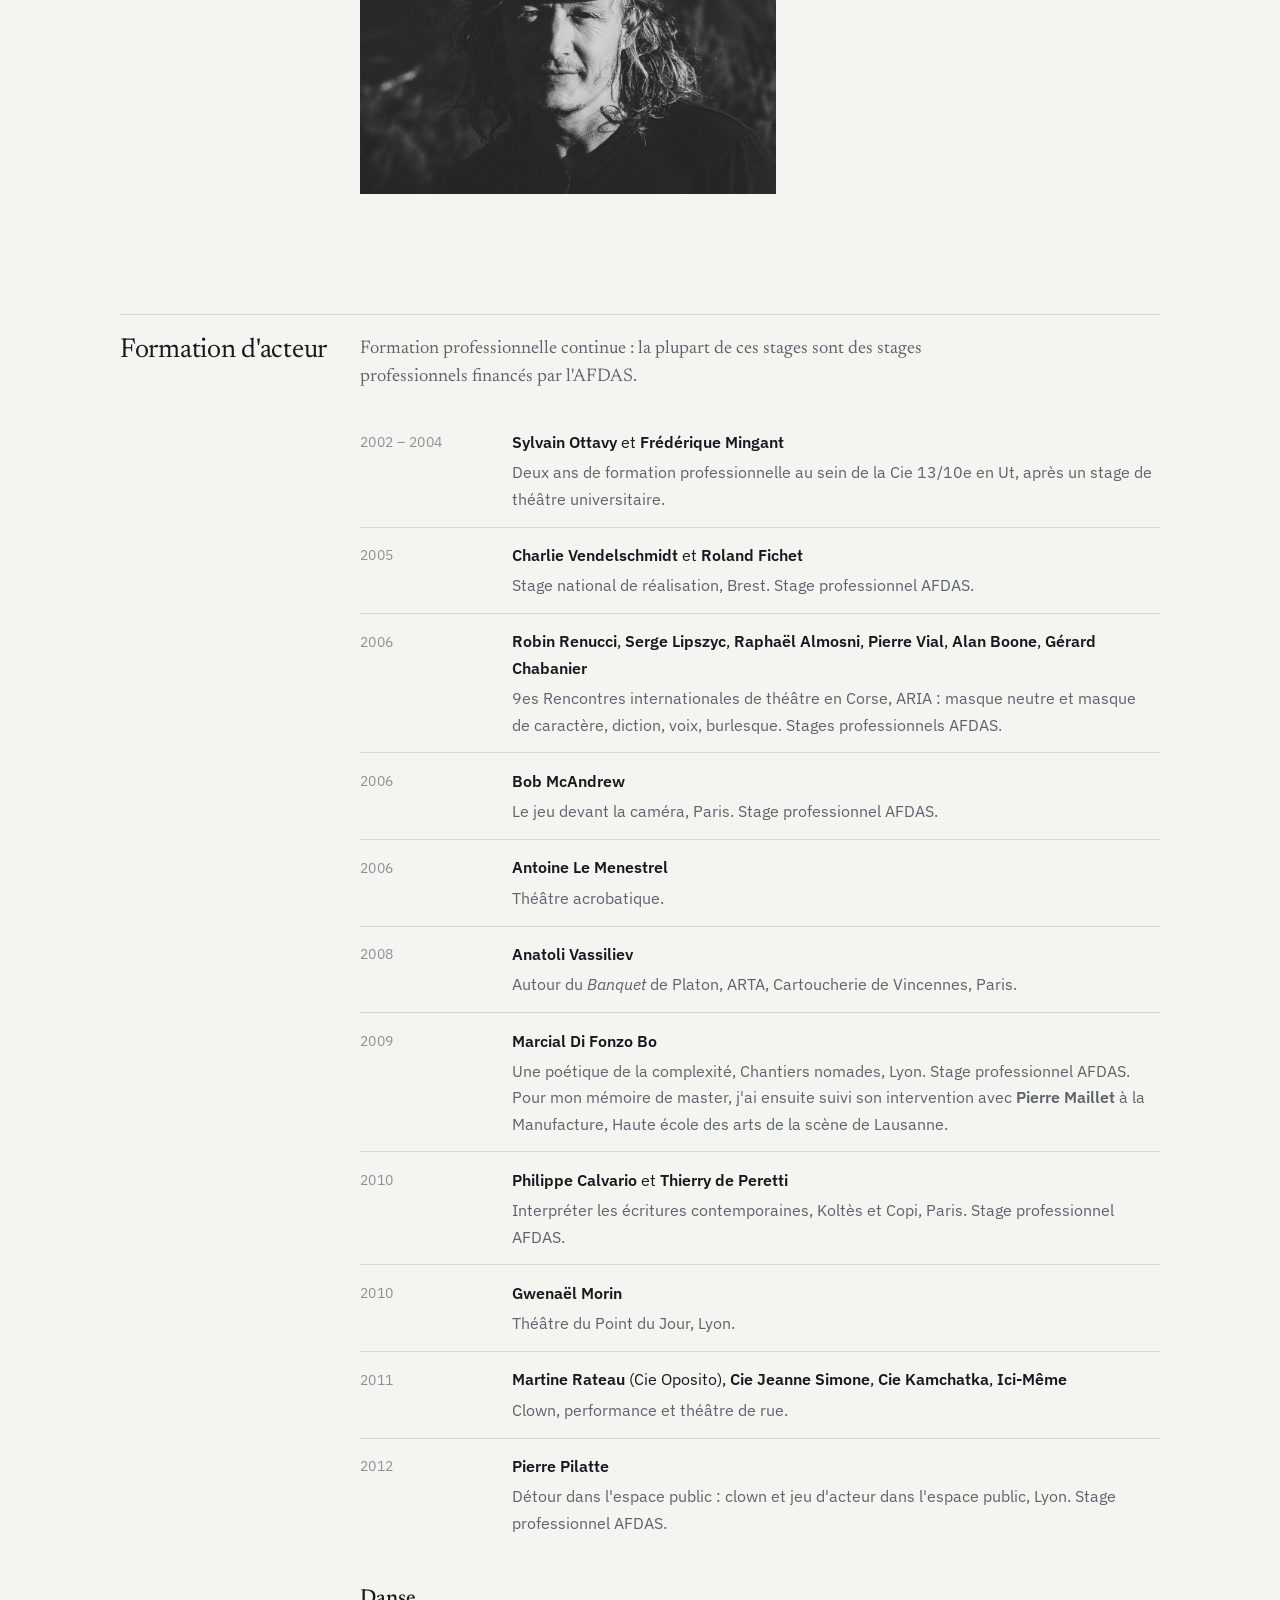
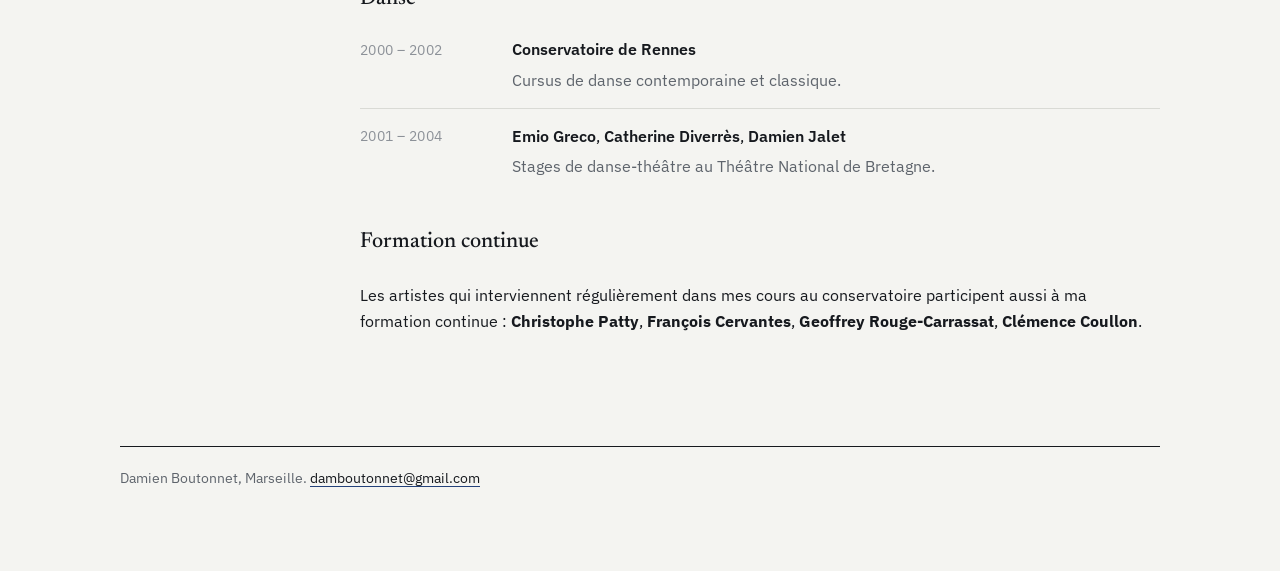
<file: theatre.html>
<!doctype html>
<html lang="fr">
<head>
<meta charset="utf-8">
<meta name="viewport" content="width=device-width, initial-scale=1">
<title>Théâtre | Damien Boutonnet</title>
<meta name="description" content="Comédien-musicien depuis plus de vingt ans avec Décor Sonore et la Cie 13/10e en Ut, compagnies conventionnées par la DRAC, et formation d'acteur.">
<link rel="preconnect" href="https://fonts.googleapis.com">
<link rel="preconnect" href="https://fonts.gstatic.com" crossorigin>
<link href="https://fonts.googleapis.com/css2?family=Newsreader:opsz,wght@6..72,400;6..72,500&family=IBM+Plex+Sans:wght@400;500;600&display=swap" rel="stylesheet">
<link rel="stylesheet" href="style.css?v=3">
</head>
<body>
<main class="page">

<nav class="nav" aria-label="Menu principal">
  <a class="home" href="./">Damien Boutonnet</a>
  <ul>
    <li><a href="./">Musique</a></li>
    <li><a href="theatre.html" aria-current="page">Théâtre</a></li>
    <li><a href="enseignant.html">Enseignement</a></li>
    <li><a href="creations.html">Créations</a></li>
    <li><a href="presse.html">Presse</a></li>
  </ul>
</nav>

<h1 class="page-title">Théâtre</h1>
<p class="lede">Je suis venu au théâtre par le théâtre universitaire à Rennes. Depuis, je joue comme comédien-musicien en salle et dans l'espace public.</p>
<figure class="hero"><img src="img/comedien.jpg" alt="Damien Boutonnet, portrait en pull bleu, assis près d’une échelle."></figure>

<section aria-labelledby="rue">
  <h2 id="rue">Arts de la rue</h2>
  <ul class="timeline">
    <li><span class="when">depuis 2003</span><div class="what"><strong><a href="https://www.decorsonore.org/creations/urbaphonix/">Décor Sonore</a>, Paris</strong><p>Compagnie de théâtre sonore fondée en 1985, qui travaille aussi l'acrobatie et le clown, conventionnée par la DRAC Île-de-France. J'y suis comédien, musicien percussionniste et acrobate dans les créations du compositeur Michel Risse.</p><p><strong><a href="https://www.decorsonore.org/creations/urbaphonix/">Urbaphonix</a></strong> : en France, festivals d'Aurillac et de Chalon dans la rue (In) ; à l'étranger, festival La Strada à Graz (Autriche), festival international de théâtre de rue de Holzminden (Allemagne), Espagne, Danemark, Suisse, Pays-Bas, Lituanie, Égypte, Mexique et Chine.</p><p><strong><a href="https://www.decorsonore.org/creations/instrument-monument/">Instrument | Monument</a></strong>, commande d'État : Opéra de Graz (festival La Strada), Opéra du Caire, château de Rivoli près de Turin (Teatro a Corte), Scuola della Misericordia à Venise, festival de Bat Yam (Israël), Stokke (Norvège), festival Oerol à Terschelling (Pays-Bas), place de la Condamine à Monaco ; en France, Théâtre de Cornouaille, scène nationale de Quimper, Le Manège, scène nationale de Reims, Les Accroche-Cœurs à Angers, Les Tombées de la Nuit à Rennes, Les Nuits romanes à Melle, Les Rythmes du Marais, le square de la Roquette et le festival Formes olympiques à Paris.</p></div></li>
  </ul>
  <p class="section-note">Photos prises au fil des tournées, notamment au festival La Strada de Graz, à Chalon dans la rue et au festival d'Aurillac.</p>
  <div class="gallery-natural three">
    <figure class="wide"><img src="img/ds-statue.jpg" alt="Damien Boutonnet perché sur une statue de bronze, mailloche à la main, en noir et blanc." loading="lazy"><figcaption>Longwy (Meurthe-et-Moselle)</figcaption></figure>
    <figure><img src="img/ds-urbaphonix-rue.jpg" alt="Urbaphonix : Damien Boutonnet joue d'une rambarde devant le public, dans la rue." loading="lazy"><figcaption>Festival La Strada, Graz, Autriche</figcaption></figure>
    <figure><img src="img/ds-panneau.jpg" alt="Urbaphonix : Damien Boutonnet joue d'un panneau de signalisation devant le public." loading="lazy"><figcaption>Festival La Strada, Graz, Autriche</figcaption></figure>
    <figure><img src="img/ds-poteau.jpg" alt="Urbaphonix : Damien Boutonnet frotte un panneau de signalisation avec un archet." loading="lazy"></figure>
    <figure><img src="img/ds-colonne.jpg" alt="Urbaphonix : Damien Boutonnet joue d'une colonne sculptée de fontaine." loading="lazy"></figure>
    <figure><img src="img/ds-conteneur.jpg" alt="Damien Boutonnet, l'oreille collée contre un conteneur métallique." loading="lazy"></figure>
    <figure><img src="img/ds-geste.jpg" alt="Urbaphonix : Damien Boutonnet dans la rue, bras levé." loading="lazy"></figure>
    <figure><img src="img/ds-portail.jpg" alt="Urbaphonix : Damien Boutonnet grimpé sur un portail en fer forgé." loading="lazy"><figcaption>Chalon dans la rue (In)</figcaption></figure>
    <figure><img src="img/ds-facade-rose.jpg" alt="Instrument | Monument : Damien Boutonnet suspendu tête en bas contre une façade éclairée en rose." loading="lazy"><figcaption>Festival international de théâtre de rue de Bat Yam, Israël</figcaption></figure>
    <figure><img src="img/ds-instrument-facade.jpg" alt="Instrument | Monument : Damien Boutonnet suspendu contre une façade éclairée, la nuit." loading="lazy"><figcaption>Hôtel de Beauvais, Paris (Les Rythmes du Marais)</figcaption></figure>
    <figure><img src="img/ds-instrument-horloge.jpg" alt="Instrument | Monument : un performeur sur le cadran lumineux d'une tour, la nuit." loading="lazy"><figcaption>Festival La Strada, Graz, Autriche</figcaption></figure>
    <figure><img src="img/ds-instrument-toit.jpg" alt="Instrument | Monument : Damien Boutonnet frappe le rebord d'un toit avec des mailloches." loading="lazy"><figcaption>Festival international de théâtre de rue de Bat Yam, Israël</figcaption></figure>
    <figure><img src="img/ds-urbaphonix-public.jpg" alt="Urbaphonix : les cinq performeurs saluent le public sur une place." loading="lazy"><figcaption>Festival La Strada, Graz, Autriche</figcaption></figure>
    <figure><img src="img/ds-instrument-briques.jpg" alt="Instrument | Monument : Damien Boutonnet suspendu sur un mur de briques, éclairé en bleu." loading="lazy"><figcaption>Teatro a Corte, château de Rivoli, près de Turin (Italie)</figcaption></figure>
    <figure><img src="img/ds-urbaphonix-mailloches.jpg" alt="Urbaphonix : Damien Boutonnet en nœud papillon, mailloches à la main." loading="lazy"><figcaption>Festival de théâtre de rue de Noisy-le-Sec (Seine-Saint-Denis)</figcaption></figure>
  </div>
</section>

<section aria-labelledby="scene">
  <h2 id="scene">Théâtre</h2>
  <ul class="timeline">
    <li><span class="when">2002 – 2008</span><div class="what"><strong><a href="https://www.compagnie1310.com">Cie 13/10e en Ut</a>, Rennes</strong><p>Formation d'acteur puis comédien dans cette compagnie de théâtre contemporain conventionnée par la DRAC Bretagne. Travail sur les textes de Maïakovski, Valère Novarina, Bertolt Brecht, Peter Handke (<em>Gaspard</em>) et Witold Gombrowicz.</p></div></li>
  </ul>
  <div class="gallery-natural">
    <figure class="wide"><img src="img/ut-groupe.jpg" alt="Sur scène avec la Cie 13/10e en Ut : quatre comédiens en veste sombre et tee-shirt rouge." loading="lazy"></figure>
    <figure><img src="img/ut-chaise-1.jpg" alt="Damien Boutonnet sur scène, en costume sombre, près d'une chaise rouge." loading="lazy"></figure>
    <figure><img src="img/ut-nuit.jpg" alt="Damien Boutonnet en tenue kaki, sur un plateau de plein air la nuit." loading="lazy"></figure>
    <figure><img src="img/ut-chaise-2.jpg" alt="Damien Boutonnet sur scène, en costume sombre, s'adressant au public." loading="lazy"></figure>
    <figure><img src="img/ut-portrait.jpg" alt="Damien Boutonnet sur scène, en costume sombre, sous un éclairage rouge." loading="lazy"></figure>
  </div>
</section>

<section aria-labelledby="ecran">
  <h2 id="ecran">Cinéma et télévision</h2>
  <ul class="timeline">
    <li><span class="when">2007 – 2016</span><div class="what"><strong>Rhône-Alpes et Provence-Alpes-Côte d'Azur</strong><p>Petits rôles et figuration dans des films et téléfilms produits en région.</p></div></li>
  </ul>
  <div class="gallery">
    <figure><img src="img/clown-mazenod.jpg" alt="Damien Boutonnet en personnage de clown, perché devant le théâtre Mazenod pendant un carnaval à Marseille." loading="lazy"></figure>
    <figure><img src="img/clown-eglise.jpg" alt="Damien Boutonnet en personnage de clown, assis sur un mur au pied d'une église." loading="lazy"></figure>
  </div>
  <figure class="side-photo"><img src="img/casquette.jpg" alt="Portrait de Damien Boutonnet en noir et blanc, avec une casquette." loading="lazy"></figure>
</section>

<section aria-labelledby="formation">
  <h2 id="formation">Formation d'acteur</h2>
  <p class="section-note">Formation professionnelle continue : la plupart de ces stages sont des stages professionnels financés par l'AFDAS.</p>
  <ul class="timeline">
    <li><span class="when">2002 – 2004</span><div class="what"><strong>Sylvain Ottavy</strong> et <strong>Frédérique Mingant</strong><p>Deux ans de formation professionnelle au sein de la Cie 13/10e en Ut, après un stage de théâtre universitaire.</p></div></li>
    <li><span class="when">2005</span><div class="what"><strong>Charlie Vendelschmidt</strong> et <strong>Roland Fichet</strong><p>Stage national de réalisation, Brest. Stage professionnel AFDAS.</p></div></li>
    <li><span class="when">2006</span><div class="what"><strong>Robin Renucci</strong>, <strong>Serge Lipszyc</strong>, <strong>Raphaël Almosni</strong>, <strong>Pierre Vial</strong>, <strong>Alan Boone</strong>, <strong>Gérard Chabanier</strong><p>9es Rencontres internationales de théâtre en Corse, ARIA : masque neutre et masque de caractère, diction, voix, burlesque. Stages professionnels AFDAS.</p></div></li>
    <li><span class="when">2006</span><div class="what"><strong>Bob McAndrew</strong><p>Le jeu devant la caméra, Paris. Stage professionnel AFDAS.</p></div></li>
    <li><span class="when">2006</span><div class="what"><strong>Antoine Le Menestrel</strong><p>Théâtre acrobatique.</p></div></li>
    <li><span class="when">2008</span><div class="what"><strong>Anatoli Vassiliev</strong><p>Autour du <em>Banquet</em> de Platon, ARTA, Cartoucherie de Vincennes, Paris.</p></div></li>
    <li><span class="when">2009</span><div class="what"><strong>Marcial Di Fonzo Bo</strong><p>Une poétique de la complexité, Chantiers nomades, Lyon. Stage professionnel AFDAS. Pour mon mémoire de master, j'ai ensuite suivi son intervention avec <strong>Pierre Maillet</strong> à la Manufacture, Haute école des arts de la scène de Lausanne.</p></div></li>
    <li><span class="when">2010</span><div class="what"><strong>Philippe Calvario</strong> et <strong>Thierry de Peretti</strong><p>Interpréter les écritures contemporaines, Koltès et Copi, Paris. Stage professionnel AFDAS.</p></div></li>
    <li><span class="when">2010</span><div class="what"><strong>Gwenaël Morin</strong><p>Théâtre du Point du Jour, Lyon.</p></div></li>
    <li><span class="when">2011</span><div class="what"><strong>Martine Rateau</strong> (Cie Oposito), <strong>Cie Jeanne Simone</strong>, <strong>Cie Kamchatka</strong>, <strong>Ici-Même</strong><p>Clown, performance et théâtre de rue.</p></div></li>
    <li><span class="when">2012</span><div class="what"><strong>Pierre Pilatte</strong><p>Détour dans l'espace public : clown et jeu d'acteur dans l'espace public, Lyon. Stage professionnel AFDAS.</p></div></li>
  </ul>

  <h3>Danse</h3>
  <ul class="timeline">
    <li><span class="when">2000 – 2002</span><div class="what"><strong>Conservatoire de Rennes</strong><p>Cursus de danse contemporaine et classique.</p></div></li>
    <li><span class="when">2001 – 2004</span><div class="what"><strong>Emio Greco</strong>, <strong>Catherine Diverrès</strong>, <strong>Damien Jalet</strong><p>Stages de danse-théâtre au Théâtre National de Bretagne.</p></div></li>
  </ul>

  <h3>Formation continue</h3>
  <p>Les artistes qui interviennent régulièrement dans mes cours au conservatoire participent aussi à ma formation continue : <strong>Christophe Patty</strong>, <strong>François Cervantes</strong>, <strong>Geoffrey Rouge-Carrassat</strong>, <strong>Clémence Coullon</strong>.</p>
</section>

<footer>
  <p>Damien Boutonnet, Marseille. <a href="mailto:damboutonnet@gmail.com">damboutonnet@gmail.com</a></p>
</footer>

</main>
</body>
</html>
</file>
<file: style.css>
/* Damien Boutonnet : version plus éditoriale */
:root {
  --paper: #f4f4f1;
  --ink: #16191e;
  --soft: #5e646c;
  --faint: #8c9198;
  --line: #d9dad5;
  --accent: #23417a;
  --serif: "Newsreader", "Iowan Old Style", Georgia, serif;
  --sans: "IBM Plex Sans", system-ui, sans-serif;
}
@media (prefers-color-scheme: dark) {
  :root:not([data-theme="light"]) {
    --paper: #14161a;
    --ink: #e9e8e4;
    --soft: #a3a7ad;
    --faint: #7b8087;
    --line: #2b2e34;
    --accent: #9db6e8;
  }
}
* { box-sizing: border-box; }
html { -webkit-text-size-adjust: 100%; }
body {
  margin: 0;
  background: var(--paper);
  color: var(--ink);
  font-family: var(--sans);
  font-size: 1rem;
  line-height: 1.65;
  font-feature-settings: "kern", "liga";
}
a { color: var(--ink); text-decoration-color: var(--accent); text-underline-offset: 0.22em; text-decoration-thickness: 1px; }
a:hover { color: var(--accent); }
a:focus-visible { outline: 2px solid var(--accent); outline-offset: 3px; }
.page { max-width: 68rem; margin: 0 auto; padding: 0 1.5rem 5rem; }

/* Menu : une ligne fine, le nom en capitales espacées */
.nav {
  display: flex; flex-wrap: wrap; align-items: baseline; gap: 0.4rem 2rem;
  padding: 1.6rem 0 1.4rem; margin-bottom: 4.5rem;
  border-bottom: 1px solid var(--ink);
}
.nav .home {
  margin-right: auto;
  font-family: var(--serif); font-size: 1.35rem; font-weight: 500; letter-spacing: 0.01em;
  text-decoration: none; color: var(--ink);
}
.nav ul { list-style: none; display: flex; flex-wrap: wrap; gap: 0.3rem 1.75rem; margin: 0; padding: 0; }
.nav ul a { text-decoration: none; color: var(--soft); font-size: 0.92rem; font-weight: 500; letter-spacing: 0.02em; }
.nav ul a:hover { color: var(--ink); }
.nav ul a[aria-current="page"] { color: var(--ink); border-bottom: 1px solid var(--ink); padding-bottom: 0.2rem; }

/* Titres de page : grand serif, interligne serré */
.page-title, .name {
  margin: 0;
  font-family: var(--serif); font-weight: 400;
  font-size: clamp(3.4rem, 9vw, 6.8rem); line-height: 0.95; letter-spacing: -0.025em;
}
.name span { display: block; }
.lede, .roles {
  margin: 1.5rem 0 0; max-width: 34rem;
  font-family: var(--serif); font-size: clamp(1.25rem, 2.4vw, 1.55rem); line-height: 1.4; font-weight: 400;
  color: var(--soft);
}
@media (min-width: 60rem) {
  .page-title, .lede { margin-left: 15rem; }
}

/* Photos : pleine largeur de colonne, légendes discrètes */
.hero { margin: 3.5rem 0 0; }
.hero img { display: block; width: 100%; height: auto; max-height: 40rem; object-fit: cover; }
section .hero { margin-top: 2.5rem; }

/* Sections : titre dans la marge gauche, contenu à droite */
section { margin-top: 5rem; padding-top: 1.25rem; border-top: 1px solid var(--line); }
@media (min-width: 60rem) {
  section { display: grid; grid-template-columns: 13rem minmax(0, 1fr); column-gap: 2rem; align-items: start; }
  section > * { grid-column: 2; }
  section > h2 { grid-column: 1; grid-row: 1 / span 40; position: sticky; top: 1.5rem; }
}
h2 {
  margin: 0 0 1.5rem;
  font-family: var(--serif); font-weight: 400; font-size: 1.7rem; line-height: 1.15; letter-spacing: -0.01em;
}
h3 { margin: 2.25rem 0 0.6rem; font-family: var(--serif); font-weight: 500; font-size: 1.35rem; line-height: 1.2; }

/* Chronologies */
.timeline { list-style: none; margin: 0; padding: 0; }
.timeline li { display: grid; grid-template-columns: 8rem minmax(0, 1fr); gap: 1.5rem; padding: 0.9rem 0; }
.timeline li + li { border-top: 1px solid var(--line); }
.when { font-size: 0.85rem; letter-spacing: 0.03em; color: var(--faint); font-feature-settings: "tnum"; padding-top: 0.15rem; }
.what strong { font-weight: 600; }
.what p { margin: 0.25rem 0 0; color: var(--soft); max-width: 40rem; }
@media (max-width: 36rem) { .timeline li { grid-template-columns: 1fr; gap: 0.1rem; } }

.plain { margin: 0; padding: 0; list-style: none; }
.plain li { padding: 0.7rem 0; border-top: 1px solid var(--line); }
.plain li:first-child { border-top: 0; }
.plain li p { margin: 0.2rem 0 0; color: var(--soft); }

.section-note { margin: 0 0 1.5rem; max-width: 40rem; color: var(--soft); font-family: var(--serif); font-size: 1.15rem; line-height: 1.5; }
.project { margin: 0 0 2rem; max-width: 40rem; }
.project h3 { margin-top: 0; }
.project p { margin: 0 0 0.75rem; }

.side-photo { margin: 0.5rem 0 2.5rem; }
.side-photo img { display: block; width: min(100%, 26rem); height: auto; }

.gallery, .gallery-natural { display: grid; grid-template-columns: 1fr 1fr; gap: 1rem; margin-top: 2rem; align-items: start; }
.gallery figure, .gallery-natural figure { margin: 0; }
.gallery img { display: block; width: 100%; height: auto; aspect-ratio: 4 / 5; object-fit: cover; }
.gallery-natural .wide { grid-column: 1 / -1; }
.gallery-natural img { display: block; width: 100%; height: auto; }
@media (min-width: 46rem) { .gallery-natural.three { grid-template-columns: repeat(3, 1fr); } }
.gallery-natural.three figure:not(.wide) img { aspect-ratio: 4 / 3; object-fit: cover; }
figcaption, .credit { margin-top: 0.4rem; font-size: 0.8rem; letter-spacing: 0.02em; color: var(--faint); }

/* Page Enseignement : en-tête avec portrait */
header { margin-bottom: 1rem; }
.head-grid { display: grid; gap: 2.5rem; }
@media (min-width: 52rem) { .head-grid { grid-template-columns: minmax(0, 1fr) 18rem; align-items: end; } }
.portrait { margin: 0; width: min(100%, 18rem); }
.portrait img { display: block; width: 100%; height: auto; aspect-ratio: 900 / 1348; object-fit: cover; filter: grayscale(1) contrast(1.05); }
.intro { margin-top: 3rem; max-width: 40rem; }
.intro p { margin: 0 0 1rem; }
@media (min-width: 60rem) { .intro, .titles { margin-left: 15rem; } }
.titles { list-style: none; margin: 2rem 0 0; padding: 1.25rem 0 0; border-top: 1px solid var(--ink); max-width: 40rem; }
.titles li { padding: 0.35rem 0; font-family: var(--serif); font-size: 1.15rem; line-height: 1.4; }
.titles strong { font-weight: 500; }

.guests { margin: 1rem 0 0; padding: 1.25rem 0 1.25rem 1.25rem; border-left: 1px solid var(--accent); max-width: 40rem; }
.guests p { margin: 0; }
.guests-note { margin-top: 0.75rem !important; color: var(--soft); }

/* Revue de presse */
.clip { margin: 1rem 0 0.25rem; }
.clip a { display: inline-block; }
.clip img { display: block; max-width: min(100%, 24rem); max-height: 30rem; width: auto; height: auto; background: #fff; box-shadow: 0 1px 0 var(--line), 0 12px 30px -18px rgba(0,0,0,0.35); }

footer { margin-top: 6rem; padding-top: 1.25rem; border-top: 1px solid var(--ink); font-size: 0.88rem; color: var(--soft); }
footer p { margin: 0; }
@media (min-width: 60rem) { .titles { margin-left: 15rem; } }

/* Fiche technique d'un spectacle */
.credits-list { margin: 0 0 2rem; padding: 0; max-width: 40rem; }
.credits-list div { display: grid; grid-template-columns: 9rem minmax(0, 1fr); gap: 1rem; padding: 0.5rem 0; border-top: 1px solid var(--line); }
.credits-list dt { color: var(--faint); font-size: 0.88rem; padding-top: 0.1rem; }
.credits-list dd { margin: 0; }
@media (max-width: 30rem) { .credits-list div { grid-template-columns: 1fr; gap: 0; } }
.hero-cabine img { width: auto; max-width: 100%; max-height: 46rem; object-fit: contain; }
@media (min-width: 60rem) { .hero-cabine { margin-left: 15rem; } }
</file>
